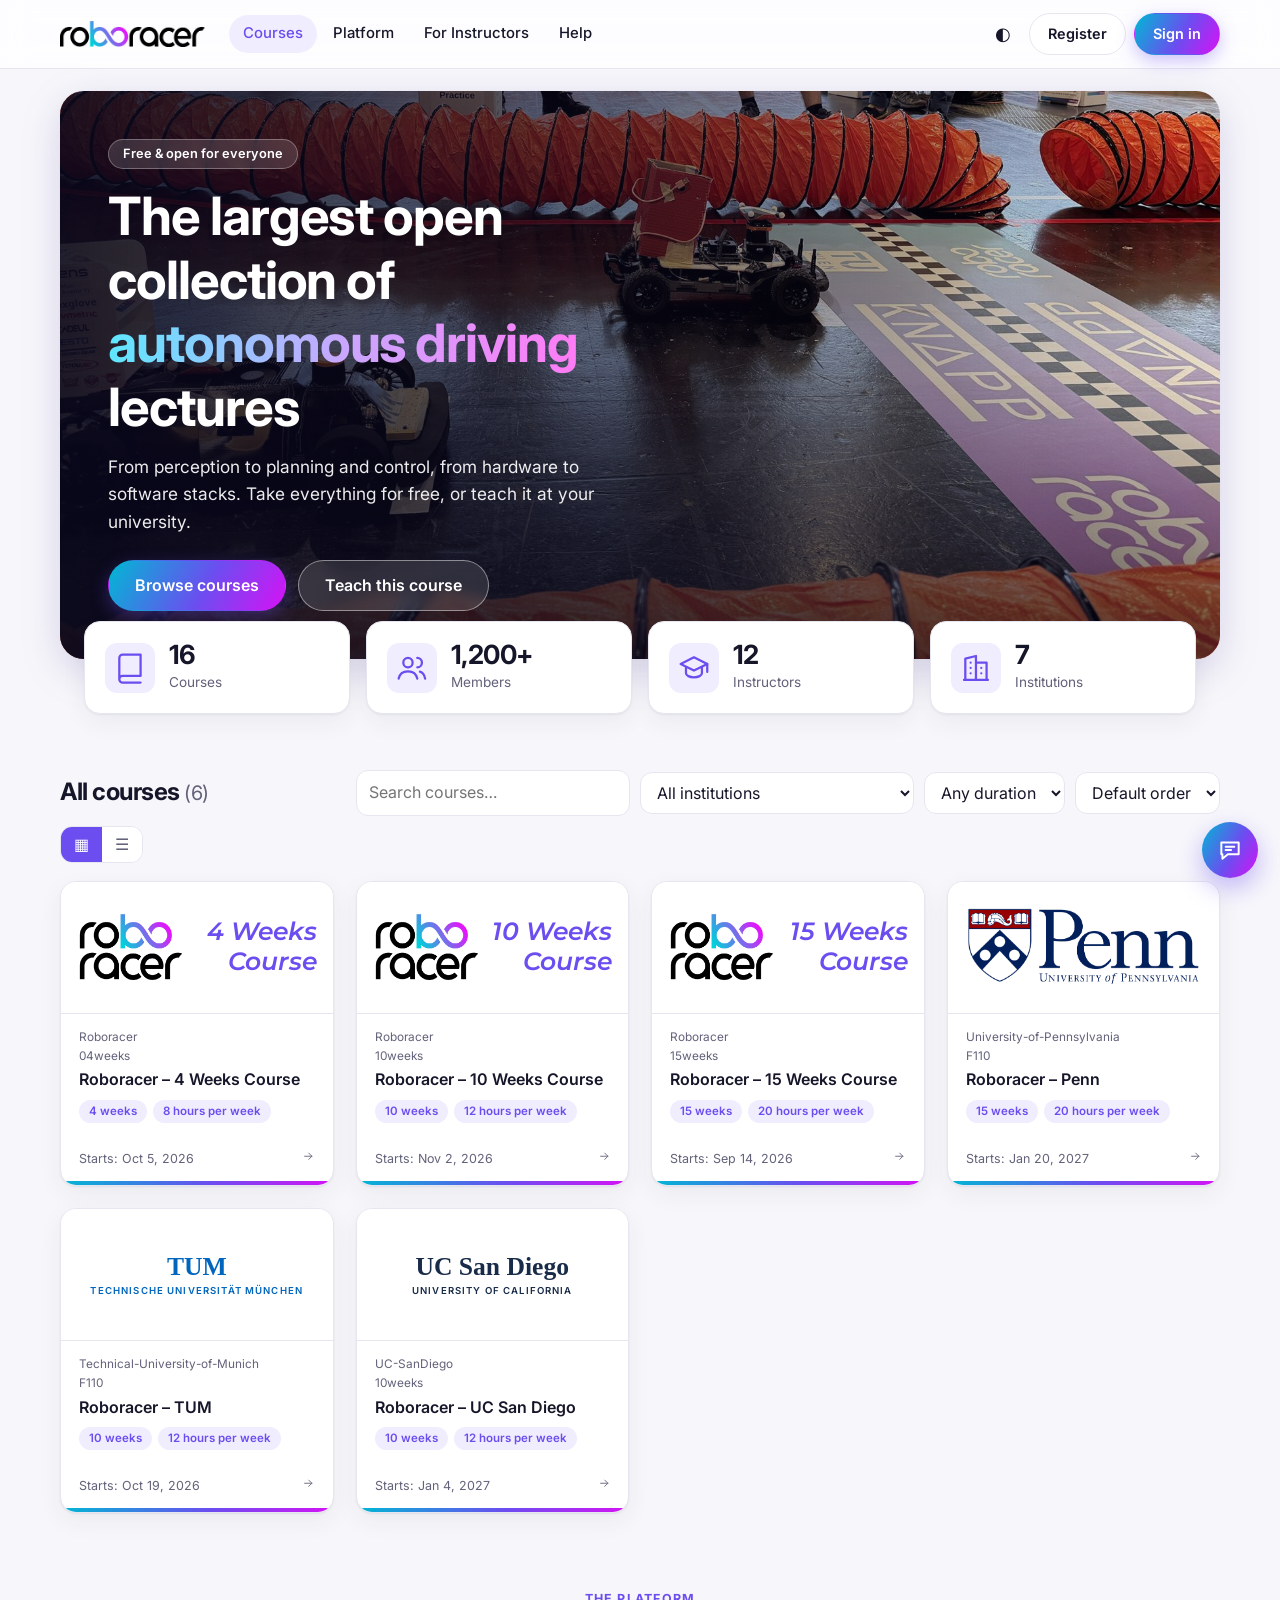
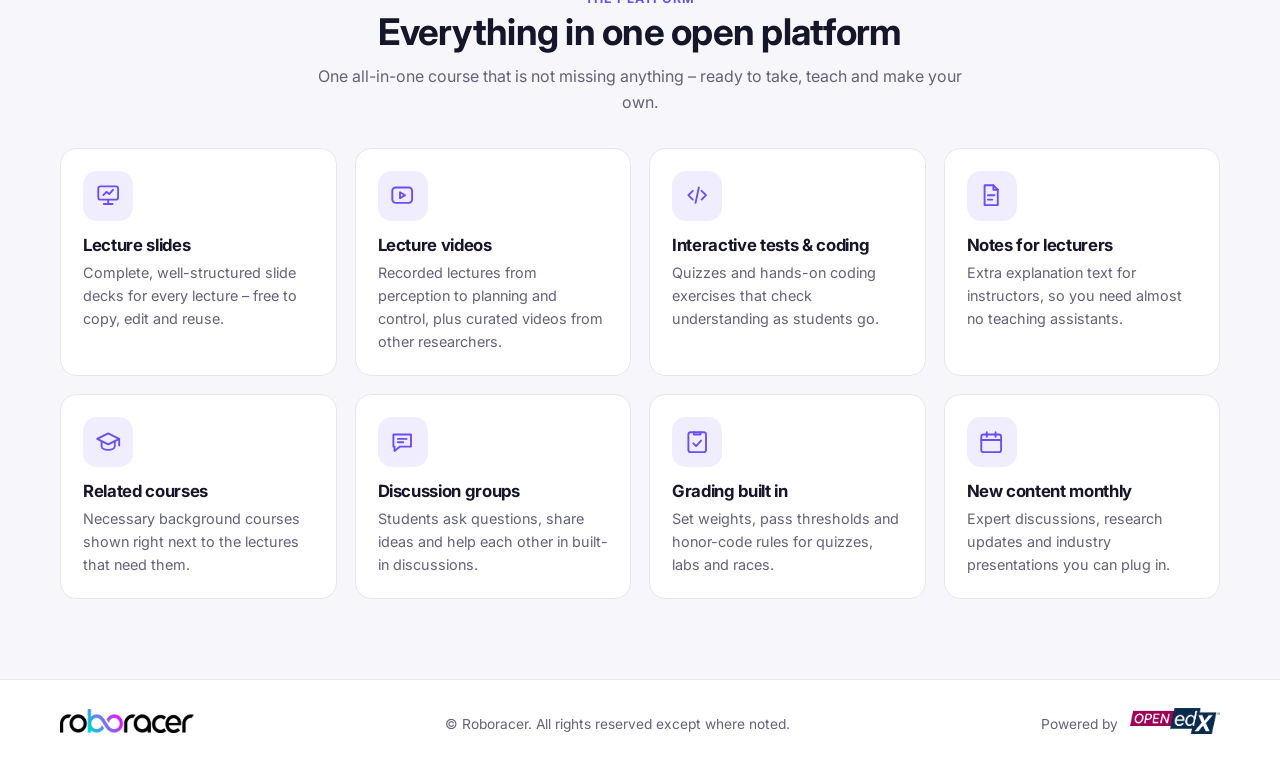
<file: index.html>
<!doctype html>
<html lang="en">
<head>
<meta charset="utf-8">
<meta name="viewport" content="width=device-width,initial-scale=1">
<title>Roboracer Courses</title>
<meta name="description" content="Free, open autonomous driving lectures – perception, planning, control and the Roboracer vehicle.">
<link rel="icon" href="assets/logos/RoboRacer_SquareLogo.png">
<link rel="preconnect" href="https://fonts.googleapis.com"><link rel="preconnect" href="https://fonts.gstatic.com" crossorigin>
<link href="https://fonts.googleapis.com/css2?family=Inter:wght@400;500;600;700;800&family=Montserrat:ital,wght@1,600&display=swap" rel="stylesheet">
<link rel="stylesheet" href="assets/css/style.css?v=6">
</head>
<body>
<main class="wrap">
  <section class="hero"><div class="hero-img">
    <div class="hero-text">
      <span class="eyebrow">Free &amp; open for everyone</span>
      <h1>The largest open collection of <span>autonomous driving</span> lectures</h1>
      <p>From perception to planning and control, from hardware to software stacks. Take everything for free, or teach it at your university.</p>
      <div class="row"><a class="btn primary lg" href="#courses">Browse courses</a><a class="btn ghost lg" href="instructors.html">Teach this course</a></div>
    </div></div></section>

  <section class="stats" aria-label="Platform statistics">
    <div class="stat"><div><b data-n="16">0</b><span>Courses</span></div></div>
    <div class="stat"><div><b data-n="1200">0</b><span>Members</span></div></div>
    <div class="stat"><div><b data-n="12">0</b><span>Instructors</span></div></div>
    <div class="stat"><div><b data-n="7">0</b><span>Institutions</span></div></div>
  </section>

  <section id="mycourses" hidden style="margin-top:56px">
    <h2 style="margin:0 0 16px;font-size:1.5rem">My courses</h2><div class="mc" id="mc"></div>
  </section>

  <section id="courses">
    <div class="toolbar">
      <h2>All courses <small id="count" style="color:var(--muted);font-weight:400"></small></h2>
      <input id="q" type="search" placeholder="Search courses…" aria-label="Search courses">
      <select id="inst" aria-label="Institution"><option value="">All institutions</option></select>
      <select id="dur" aria-label="Duration"><option value="">Any duration</option><option value="4">4 weeks</option><option value="10">10 weeks</option><option value="15">15 weeks</option></select>
      <select id="sort" aria-label="Sort"><option value="def">Default order</option><option value="az">Title A–Z</option><option value="new">Newest start</option></select>
      <div class="seg" role="group" aria-label="View"><button id="vgrid" class="on" title="Grid view" aria-label="Grid view">▦</button><button id="vlist" title="List view" aria-label="List view">☰</button></div>
    </div>
    <div class="grid" id="grid"></div>
  </section>

  <section class="sect" id="discover">
    <div class="sect-head"><span class="kicker">The platform</span><h2>Everything in one open platform</h2>
      <p>One all-in-one course that is not missing anything – ready to take, teach and make your own.</p></div>
    <div class="features" id="features"></div>
  </section>
</main>
<script src="assets/js/app.js?v=6"></script>
<script>
shell("courses");
initChat(null);
const STATS = ["book", "users", "cap", "building"];
$$(".stat").forEach((s, i) => s.insertAdjacentHTML("afterbegin", ic(STATS[i])));
const FEATS = [
  ["slides", "Lecture slides", "Complete, well-structured slide decks for every lecture – free to copy, edit and reuse."],
  ["video", "Lecture videos", "Recorded lectures from perception to planning and control, plus curated videos from other researchers."],
  ["code", "Interactive tests & coding", "Quizzes and hands-on coding exercises that check understanding as students go."],
  ["notes", "Notes for lecturers", "Extra explanation text for instructors, so you need almost no teaching assistants."],
  ["cap", "Related courses", "Necessary background courses shown right next to the lectures that need them."],
  ["chat", "Discussion groups", "Students ask questions, share ideas and help each other in built-in discussions."],
  ["grade", "Grading built in", "Set weights, pass thresholds and honor-code rules for quizzes, labs and races."],
  ["calendar", "New content monthly", "Expert discussions, research updates and industry presentations you can plug in."],
];
$("#features").innerHTML = FEATS.map(f => `<div class="feat"><div class="ico">${ic(f[0])}</div><h3>${f[1]}</h3><p>${f[2]}</p></div>`).join("");

const grid = $("#grid");
[...new Set(COURSES.map(c => c.org))].forEach(o => $("#inst").insertAdjacentHTML("beforeend", `<option value="${o}">${o.replace(/-/g, " ")}</option>`));
const dateVal = c => new Date(c.starts).getTime();
const card = c => `<a class="card" href="course.html?id=${c.id}">${thumb(c)}
  <div class="body">${c.org}<br>${c.code}<span class="t">${c.title}</span>
    <div class="badges"><span class="badge">${c.weeks} weeks</span><span class="badge">${c.effort}</span></div></div>
  <div class="foot"><span>Starts: ${c.starts}</span><span>${ic("arrow")}</span></div></a>`;
function render() {
  const q = $("#q").value.toLowerCase(), i = $("#inst").value, d = $("#dur").value, s = $("#sort").value;
  const l = COURSES.filter(c => (!q || (c.title + c.org + c.blurb).toLowerCase().includes(q)) && (!i || c.org === i) && (!d || c.weeks == d));
  if (s === "az") l.sort((a, b) => a.title.localeCompare(b.title));
  if (s === "new") l.sort((a, b) => dateVal(b) - dateVal(a));
  grid.innerHTML = l.map(card).join("") || `<div class="empty">No courses match your filters.</div>`;
  $("#count").textContent = `(${l.length})`;
}
["q", "inst", "dur", "sort"].forEach(id => $("#" + id).addEventListener("input", render));
const view = v => { grid.classList.toggle("list", v === "list"); $("#vlist").classList.toggle("on", v === "list"); $("#vgrid").classList.toggle("on", v !== "list"); save("view", v); };
$("#vgrid").onclick = () => view("grid"); $("#vlist").onclick = () => view("list");
view(load("view") || "grid"); render();

function myCourses() {
  const u = user(), ids = (load("enrolled") || "").split(",").filter(Boolean), l = COURSES.filter(c => ids.includes(c.id));
  $("#mycourses").hidden = !(u && l.length);
  $("#mc").innerHTML = l.map(c => { const n = (load("done-" + c.id) || "").split("|").filter(Boolean).length, t = lectureCount(c), p = Math.round(100 * n / t);
    return `<div class="row">${thumb(c)}<div><b>${c.title}</b><div class="progress" style="margin:8px 0 4px"><i style="width:${p}%"></i></div><small style="color:var(--muted)">${n} of ${t} units · ${p}%</small></div><a class="btn sm primary" href="course.html?id=${c.id}">Continue</a></div>`; }).join("");
}
myCourses(); document.addEventListener("authchange", myCourses);

const io = new IntersectionObserver(es => es.forEach(e => { if (!e.isIntersecting) return; io.unobserve(e.target);
  const n = +e.target.dataset.n; let k = 0; const step = () => { k = Math.min(n, k + Math.ceil(n / 40)); e.target.textContent = k.toLocaleString() + (n >= 1000 && k === n ? "+" : ""); if (k < n) requestAnimationFrame(step); }; step(); }));
$$("[data-n]").forEach(el => io.observe(el));
</script>
</body>
</html>
</file>
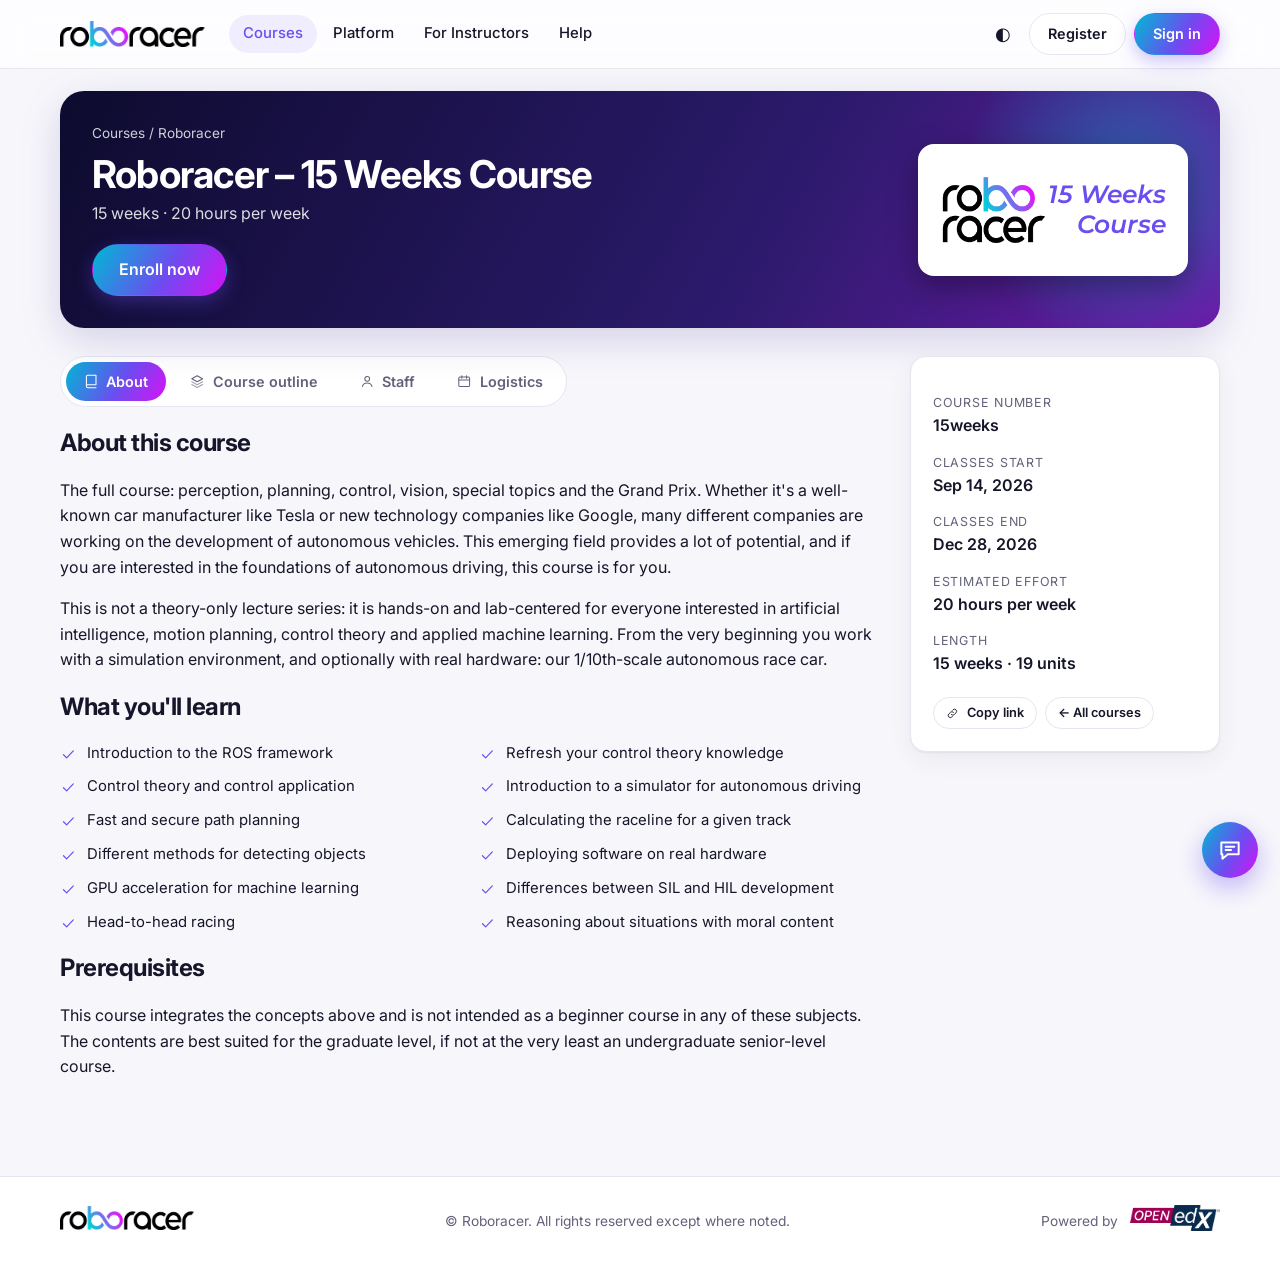
<file: course.html>
<!doctype html>
<html lang="en">
<head>
<meta charset="utf-8">
<meta name="viewport" content="width=device-width,initial-scale=1">
<title>Roboracer Course</title>
<link rel="icon" href="assets/logos/RoboRacer_SquareLogo.png">
<link rel="preconnect" href="https://fonts.googleapis.com"><link rel="preconnect" href="https://fonts.gstatic.com" crossorigin>
<link href="https://fonts.googleapis.com/css2?family=Inter:wght@400;500;600;700;800&family=Montserrat:ital,wght@1,600&display=swap" rel="stylesheet">
<link rel="stylesheet" href="assets/css/style.css?v=6">
</head>
<body>
<main class="wrap" id="main"></main>
<script src="assets/js/app.js?v=6"></script>
<script>
shell("courses");
const id = new URLSearchParams(location.search).get("id");
const c = COURSES.find(x => x.id === id) || COURSES[2];
document.title = c.title + " | Roboracer";
const enrolled = () => (load("enrolled") || "").split(",").includes(c.id);
const doneKey = "done-" + c.id;
const done = () => new Set((load(doneKey) || "").split("|").filter(Boolean));
const mods = outline(c), total = lectureCount(c);

function head() {
  const on = enrolled();
  return `<div class="coursehead"><div><div class="crumb"><a href="index.html#courses">Courses</a> / ${c.org.replace(/-/g, " ")}</div><h1>${c.title}</h1>
    <div style="opacity:.85">${c.weeks} weeks · ${c.effort}</div>
    <div style="margin-top:18px;display:flex;gap:10px;flex-wrap:wrap">
      <button class="btn ${on ? "ghost" : "primary"} lg" id="enroll">${on ? "✓ Enrolled" : "Enroll now"}</button>
      ${on ? `<button class="btn primary lg" id="view">View course</button>` : ""}</div></div>${thumb(c)}</div>`;
}
const about = () => `<h2 style="margin-top:0">About this course</h2>
  <p>${c.blurb} Whether it's a well-known car manufacturer like Tesla or new technology companies like Google, many different companies are working on the development of autonomous vehicles. This emerging field provides a lot of potential, and if you are interested in the foundations of autonomous driving, this course is for you.</p>
  <p>This is not a theory-only lecture series: it is hands-on and lab-centered for everyone interested in artificial intelligence, motion planning, control theory and applied machine learning. From the very beginning you work with a simulation environment, and optionally with real hardware: our 1/10th-scale autonomous race car.</p>
  <h2>What you'll learn</h2><ul class="learn">${learnFor(c).map(l => `<li>${ic("check")}<span>${l}</span></li>`).join("")}</ul>
  <h2>Prerequisites</h2><p>This course integrates the concepts above and is not intended as a beginner course in any of these subjects. The contents are best suited for the graduate level, if not at the very least an undergraduate senior-level course.</p>`;
function syllabus() {
  const d = done();
  return `<div style="display:flex;justify-content:space-between;align-items:center;gap:16px;margin-bottom:16px"><div style="flex:1"><small style="color:var(--muted)" id="ptxt"></small><div class="progress" style="margin-top:4px"><i id="pbar"></i></div></div><button class="btn sm" id="expand">Expand all</button></div>` +
    mods.map((m, i) => `<div class="acc ${i === 1 ? "open" : ""}"><button>${m[0]}</button><div class="in"><ul>${m[1].map(l =>
      `<li><label><input type="checkbox" data-k="${esc(l[0])}" ${d.has(l[0]) ? "checked" : ""}> ${l[0]}</label><small>${l[1] || ""}</small></li>`).join("")}</ul></div></div>`).join("");
}
const staff = () => `<h2 style="margin-top:0">${c.type === "university" && c.id !== "penn" ? "Course authors" : "Course staff"}</h2>
  <div class="staff"><img src="${STAFF.img}" alt="${STAFF.name}"><div><b style="font-size:1.1rem">${STAFF.name}</b><p>${STAFF.bio}</p></div></div>
  ${c.type === "university" && c.id !== "penn" ? `<p style="color:var(--muted);font-size:.9rem;margin-top:20px">Local instructors from ${c.org.replace(/-/g, " ")} are listed in the course announcements.</p>` : ""}`;
const faq = () => `<h2 style="margin-top:0">Course logistics</h2>` + faqFor(c).map(f => `<div class="acc"><button>${f[0]}</button><div class="in">${f[1]}</div></div>`).join("");

$("#main").innerHTML = head() + `<div class="layout" data-tabs><div>
  <div class="tabs" role="tablist"><button class="on" data-tab="t1">${ic("book")} About</button><button data-tab="t2">${ic("layers")} Course outline</button><button data-tab="t3">${ic("user")} Staff</button><button data-tab="t4">${ic("calendar")} Logistics</button></div>
  <div class="tabpane on" id="t1">${about()}</div><div class="tabpane" id="t2">${syllabus()}</div><div class="tabpane" id="t3">${staff()}</div><div class="tabpane" id="t4">${faq()}</div></div>
  <aside class="side panel"><dl><dt>Course number</dt><dd>${c.code}</dd><dt>Classes start</dt><dd>${c.starts}</dd><dt>Classes end</dt><dd>${c.ends}</dd><dt>Estimated effort</dt><dd>${c.effort}</dd><dt>Length</dt><dd>${c.weeks} weeks · ${total} units</dd></dl>
  <div style="margin-top:20px;display:flex;gap:8px;flex-wrap:wrap"><button class="btn sm" id="share">${ic("link")} Copy link</button><a class="btn sm" href="index.html#courses">← All courses</a></div></aside></div>`;

function progress() { const n = $$("#t2 input:checked").length; $("#ptxt").textContent = `${n} of ${total} units completed`; $("#pbar").style.width = (100 * n / total) + "%"; }
function bind() {
  $("#enroll").onclick = () => { if (!requireSignIn()) return; const e = (load("enrolled") || "").split(",").filter(Boolean); const i = e.indexOf(c.id);
    if (i < 0) e.push(c.id); else e.splice(i, 1); save("enrolled", e.join(",")); toast(i < 0 ? "Enrolled!" : "Unenrolled"); $(".coursehead").outerHTML = head(); bind(); };
  const v = $("#view"); if (v) v.onclick = () => $$(".tabs button")[1].click();
  $("#share").onclick = () => navigator.clipboard?.writeText(location.href).then(() => toast("Link copied"), () => toast("Copy failed"));
}
bind(); progress();
$("#expand").onclick = e => { const accs = $$("#t2 .acc"); const all = accs.every(a => a.classList.contains("open")); accs.forEach(a => a.classList.toggle("open", !all)); e.target.textContent = all ? "Expand all" : "Collapse all"; };
$("#t2").addEventListener("change", e => { if (!e.target.matches("input")) return; if (!requireSignIn()) { e.target.checked = false; return; }
  save(doneKey, $$("#t2 input:checked").map(i => i.dataset.k).join("|")); progress(); });
document.addEventListener("authchange", () => { $(".coursehead").outerHTML = head(); bind(); });
initChat(c);
</script>
</body>
</html>
</file>
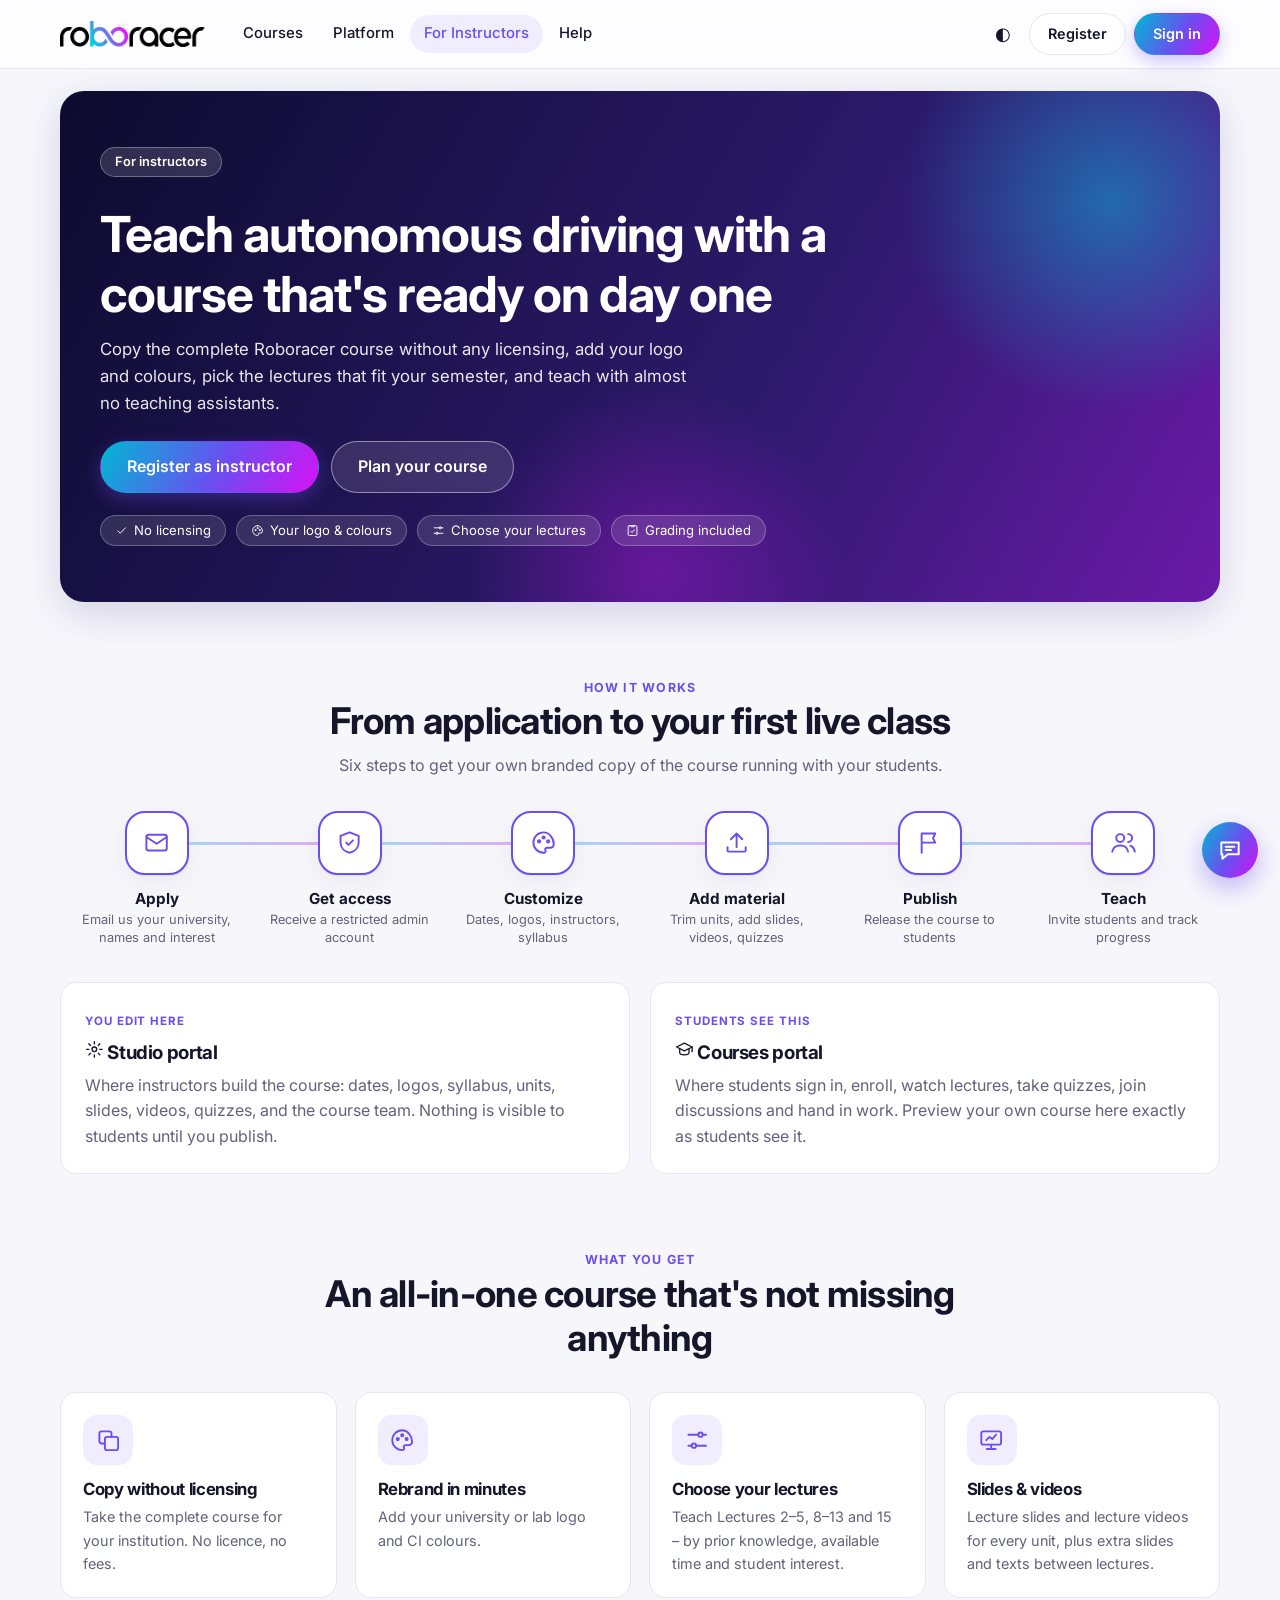
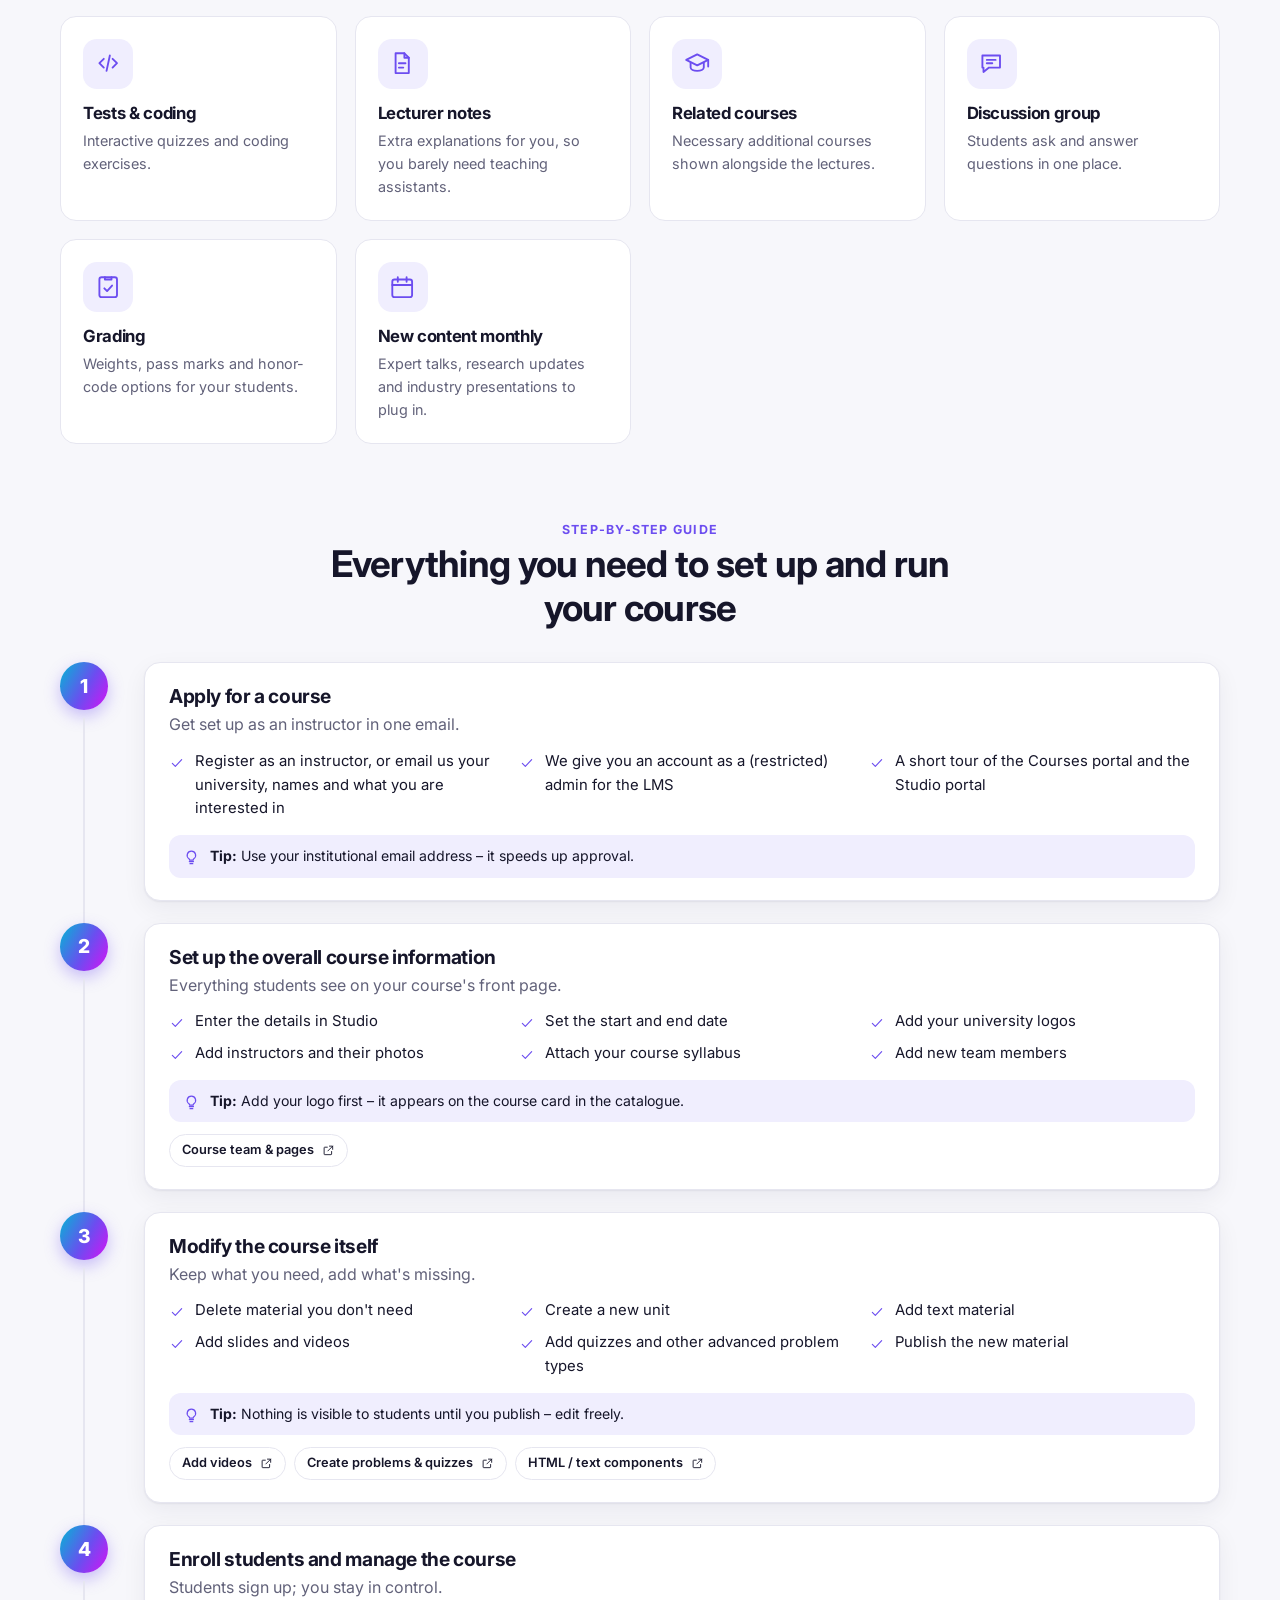
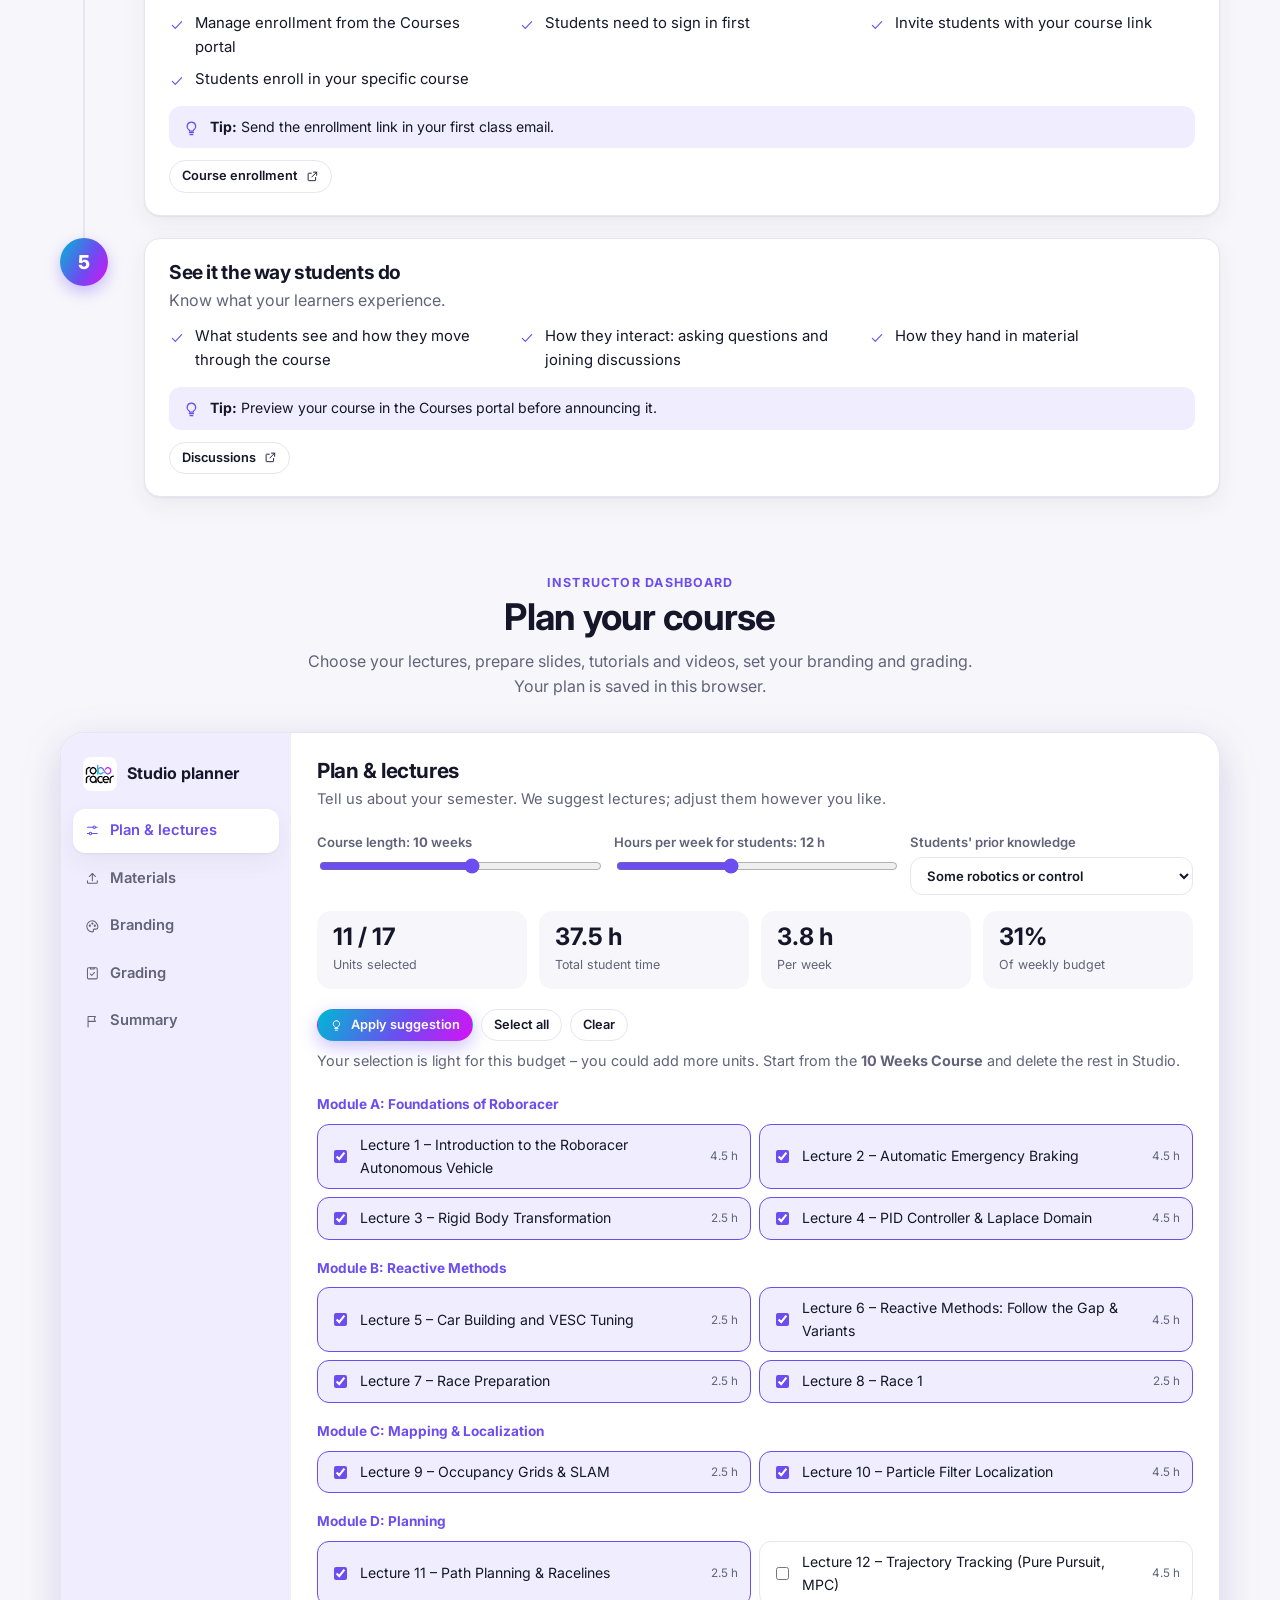
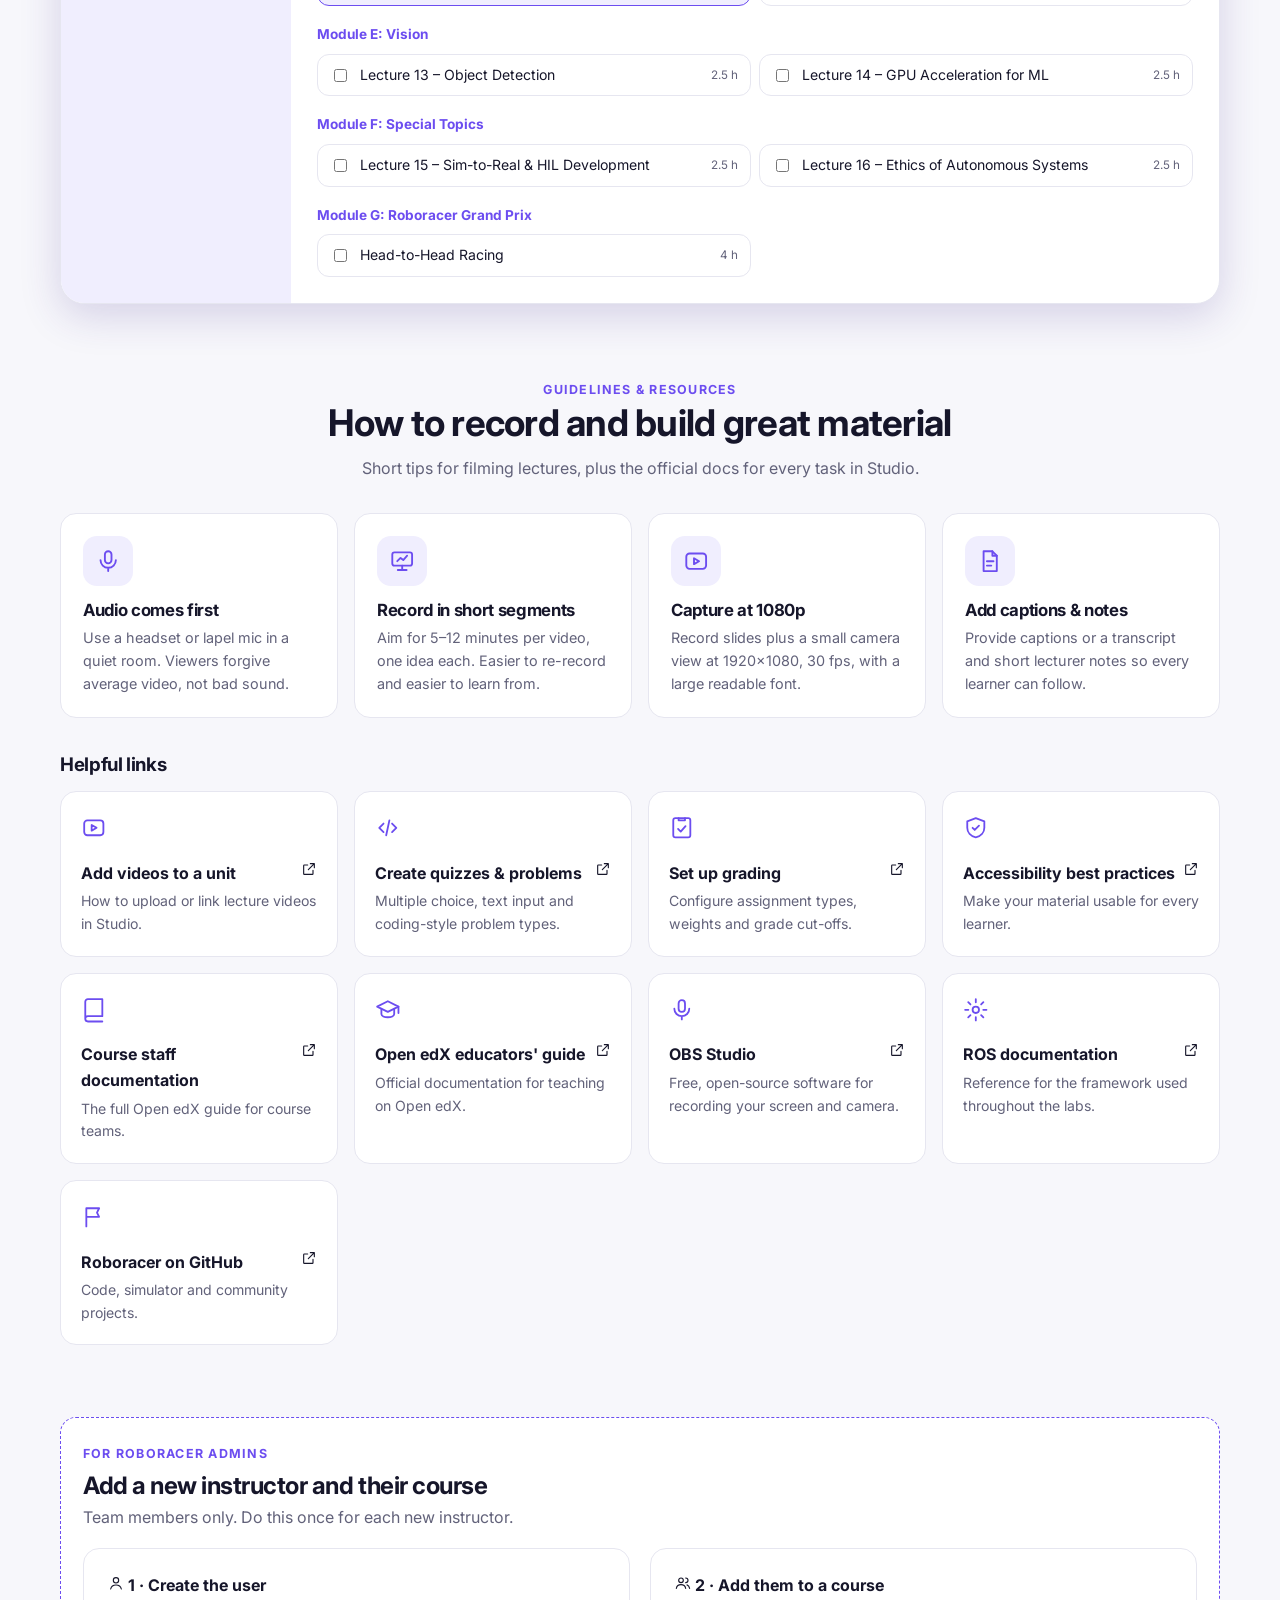
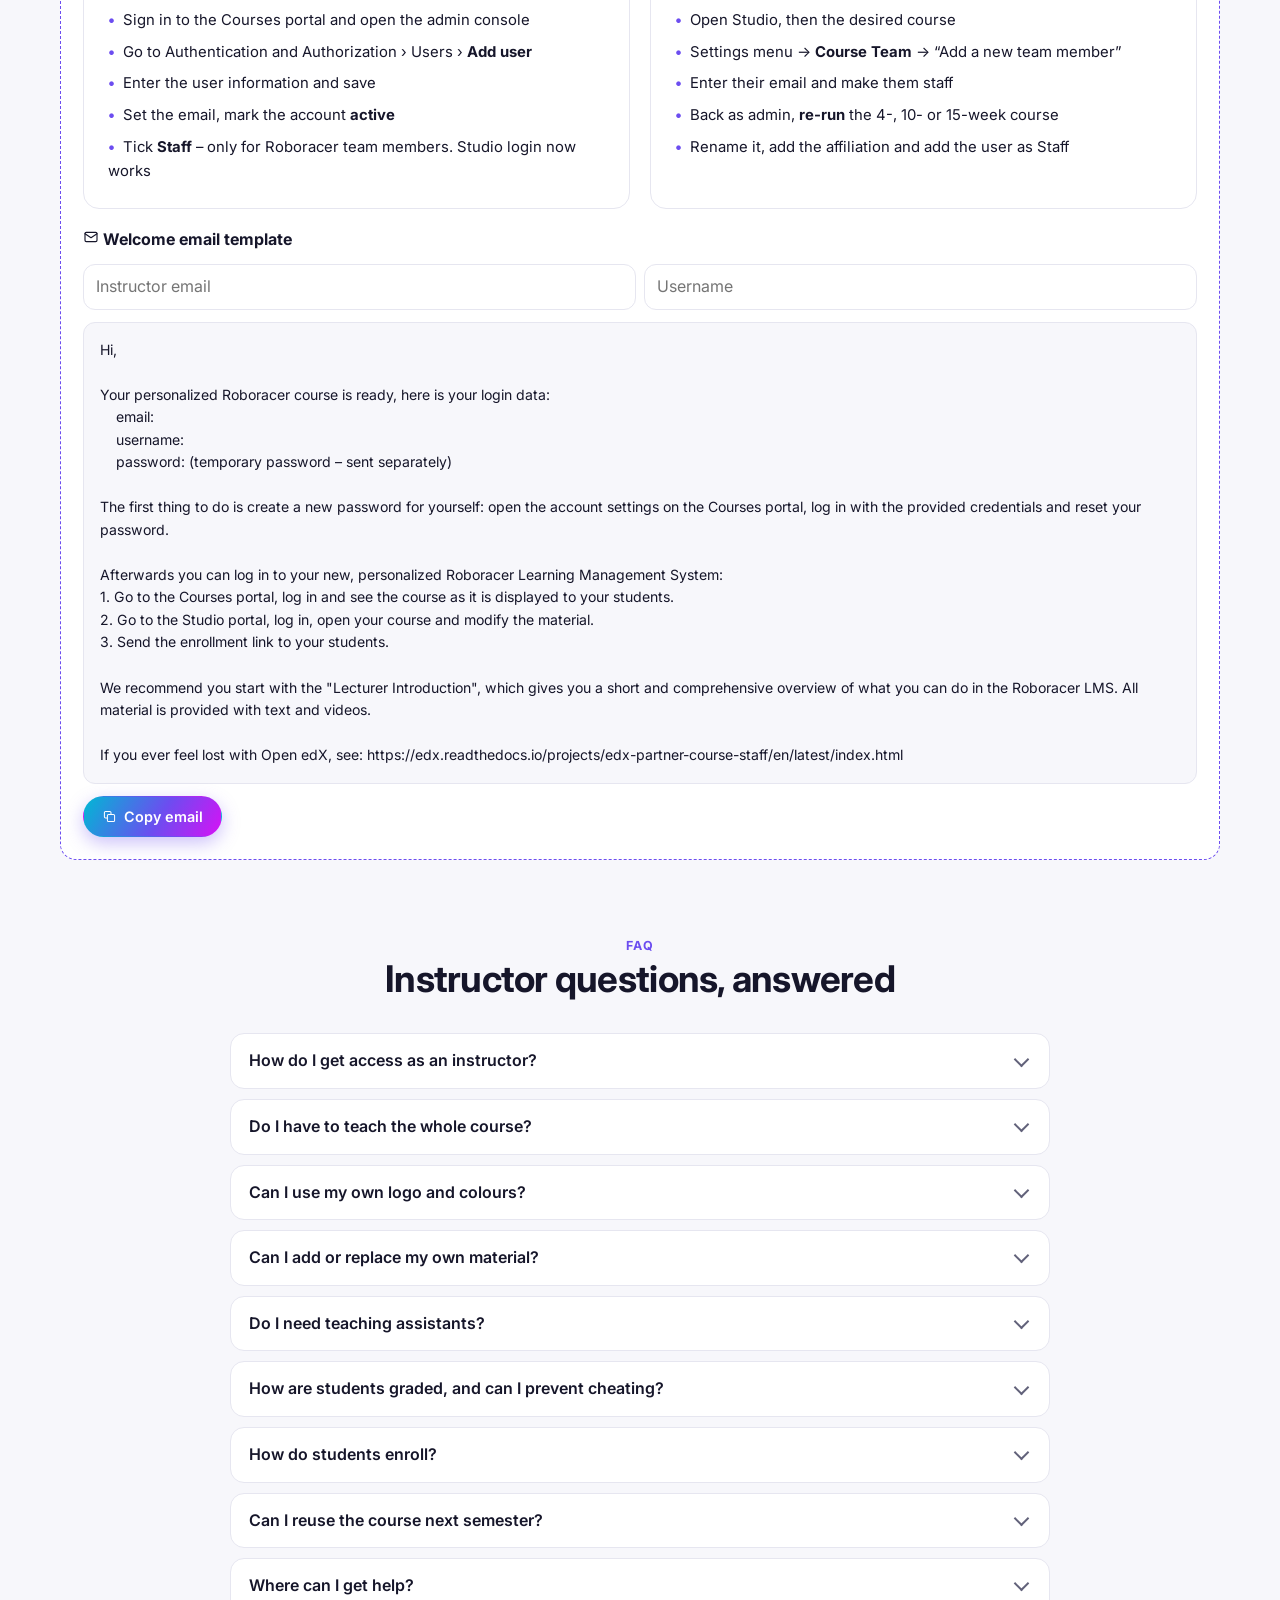
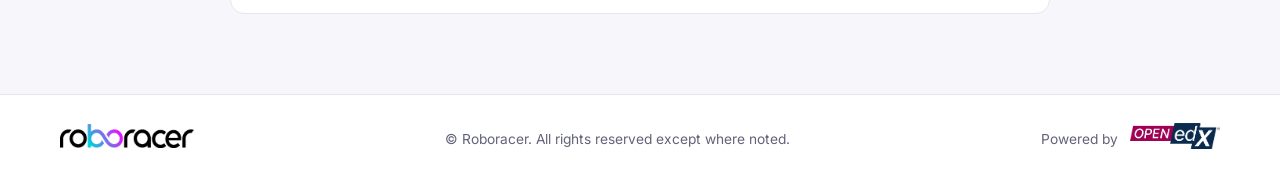
<file: instructors.html>
<!doctype html>
<html lang="en">
<head>
<meta charset="utf-8">
<meta name="viewport" content="width=device-width,initial-scale=1">
<title>For Instructors | Roboracer</title>
<meta name="description" content="Teach Roboracer at your university: copy the course, rebrand it, choose your lectures and plan it in the instructor dashboard.">
<link rel="icon" href="assets/logos/RoboRacer_SquareLogo.png">
<link rel="preconnect" href="https://fonts.googleapis.com"><link rel="preconnect" href="https://fonts.gstatic.com" crossorigin>
<link href="https://fonts.googleapis.com/css2?family=Inter:wght@400;500;600;700;800&family=Montserrat:ital,wght@1,600&display=swap" rel="stylesheet">
<link rel="stylesheet" href="assets/css/style.css?v=6">
</head>
<body>
<main class="wrap">

  <section class="ihero">
    <span class="eyebrow">For instructors</span>
    <h1>Teach autonomous driving with a course that's ready on day one</h1>
    <p>Copy the complete Roboracer course without any licensing, add your logo and colours, pick the lectures that fit your semester, and teach with almost no teaching assistants.</p>
    <div style="display:flex;gap:12px;flex-wrap:wrap"><a class="btn primary lg" href="#" data-auth="reg:instructor">Register as instructor</a><a class="btn ghost lg" href="#studio">Plan your course</a></div>
    <div class="pillrow"><span data-ic="check">No licensing</span><span data-ic="palette">Your logo &amp; colours</span><span data-ic="sliders">Choose your lectures</span><span data-ic="grade">Grading included</span></div>
  </section>

  <!-- HOW IT WORKS -->
  <section class="sect" id="how">
    <div class="sect-head"><span class="kicker">How it works</span><h2>From application to your first live class</h2><p>Six steps to get your own branded copy of the course running with your students.</p></div>
    <div class="flow" id="flow"></div>
    <div class="two" style="margin-top:36px">
      <div class="portal"><span class="tag">You edit here</span><h3 data-ic="gear"> Studio portal</h3><p style="color:var(--muted);margin:0">Where instructors build the course: dates, logos, syllabus, units, slides, videos, quizzes, and the course team. Nothing is visible to students until you publish.</p></div>
      <div class="portal"><span class="tag">Students see this</span><h3 data-ic="cap"> Courses portal</h3><p style="color:var(--muted);margin:0">Where students sign in, enroll, watch lectures, take quizzes, join discussions and hand in work. Preview your own course here exactly as students see it.</p></div>
    </div>
  </section>

  <!-- FEATURES -->
  <section class="sect" id="features-sect">
    <div class="sect-head"><span class="kicker">What you get</span><h2>An all-in-one course that's not missing anything</h2></div>
    <div class="features" id="ifeat"></div>
  </section>

  <!-- STEP BY STEP -->
  <section class="sect" id="guide">
    <div class="sect-head"><span class="kicker">Step-by-step guide</span><h2>Everything you need to set up and run your course</h2></div>
    <div id="steps"></div>
  </section>

  <!-- STUDIO DASHBOARD -->
  <section class="sect" id="studio">
    <div class="sect-head"><span class="kicker">Instructor dashboard</span><h2>Plan your course</h2><p>Choose your lectures, prepare slides, tutorials and videos, set your branding and grading. Your plan is saved in this browser.</p></div>
    <div class="dash">
      <div class="dnav" id="dnav">
        <div class="brand"><img src="assets/logos/RoboRacer_SquareLogo.png" alt="">Studio planner</div>
        <button class="on" data-p="plan" data-ic="sliders"> Plan &amp; lectures</button>
        <button data-p="mat" data-ic="upload"> Materials</button>
        <button data-p="brand" data-ic="palette"> Branding</button>
        <button data-p="grade" data-ic="grade"> Grading</button>
        <button data-p="sum" data-ic="flag"> Summary</button>
      </div>
      <div class="dmain" id="dmain">
        <div class="dpane on" id="p-plan">
          <h3>Plan &amp; lectures</h3><p class="sub">Tell us about your semester. We suggest lectures; adjust them however you like.</p>
          <div class="fields">
            <label>Course length: <b id="wv"></b> weeks<input type="range" id="weeks" min="4" max="15"></label>
            <label>Hours per week for students: <b id="hv"></b> h<input type="range" id="hours" min="4" max="24"></label>
            <label>Students' prior knowledge<select id="prior"><option value="0">Beginner – no ROS or control background</option><option value="1">Some robotics or control</option><option value="2">Advanced – graduate level</option></select></label>
          </div>
          <div class="kpis" id="kpis"></div>
          <div style="display:flex;gap:8px;flex-wrap:wrap;margin-bottom:8px"><button class="btn sm primary" id="suggest" data-ic="bulb"> Apply suggestion</button><button class="btn sm" id="all">Select all</button><button class="btn sm" id="none">Clear</button></div>
          <p id="advice" style="color:var(--muted);font-size:.9rem;margin:8px 0 12px"></p>
          <div class="lect" id="lect"></div>
        </div>

        <div class="dpane" id="p-mat">
          <h3>Materials</h3><p class="sub">Add slides, tutorials and video lectures and assign them to your lectures. Files stay in your browser as a checklist; publish them to your course from Studio.</p>
          <div class="kpis" id="mkpis"></div>
          <div class="drops" id="drops"></div>
        </div>

        <div class="dpane" id="p-brand">
          <h3>Branding</h3><p class="sub">Add your university or lab logo and your CI colours – rebrand the course as your own.</p>
          <div style="display:grid;grid-template-columns:repeat(auto-fit,minmax(260px,1fr));gap:24px;align-items:start">
            <div class="fields" style="grid-template-columns:1fr">
              <label>Course title<input id="cname" placeholder="Roboracer – Your University"></label>
              <label>University / lab<input id="cinst" placeholder="e.g. Technical University of Munich"></label>
              <label>Start date<input type="date" id="cstart"></label>
              <label>End date<input type="date" id="cend"></label>
              <div><span class="lbl">Brand colour</span><input type="color" id="cbrand"></div>
              <label>Logo<input type="file" id="clogo" accept="image/*"></label>
            </div>
            <div><span class="lbl" style="margin-bottom:8px">Live preview</span><div class="preview" id="prev"></div></div>
          </div>
        </div>

        <div class="dpane" id="p-grade">
          <h3>Grading</h3><p class="sub">Decide how students are assessed. Weights should add up to 100%.</p>
          <div id="wts"></div><div class="total" id="wtot" style="margin:6px 0 18px"></div>
          <div class="fields">
            <label>Passing grade (%)<input type="number" id="pass" min="0" max="100"></label>
            <label>Attempts per quiz<select id="att"><option>1</option><option>2</option><option>3</option><option value="99">Unlimited</option></select></label>
          </div>
          <label class="switch"><input type="checkbox" id="honor"> Require an honor code agreement before quizzes</label>
          <label class="switch"><input type="checkbox" id="pool"> Randomize quiz questions from a pool to discourage copying</label>
          <label class="switch"><input type="checkbox" id="exam"> Add a separate final exam to verify understanding</label>
        </div>

        <div class="dpane" id="p-sum">
          <h3>Summary</h3><p class="sub">Your course plan at a glance. Copy or download it to share with the Roboracer team.</p>
          <pre class="mail" id="summary"></pre>
          <div style="display:flex;gap:8px;flex-wrap:wrap;margin-top:14px"><button class="btn primary" id="copyplan" data-ic="copy"> Copy plan</button><button class="btn" id="dlplan" data-ic="upload"> Download JSON</button><button class="btn" id="reset" data-ic="trash"> Reset</button></div>
        </div>
      </div>
    </div>
  </section>

  <!-- RESOURCES -->
  <section class="sect" id="resources">
    <div class="sect-head"><span class="kicker">Guidelines &amp; resources</span><h2>How to record and build great material</h2><p>Short tips for filming lectures, plus the official docs for every task in Studio.</p></div>
    <div class="recgrid" id="rec"></div>
    <h3 style="margin:36px 0 14px">Helpful links</h3>
    <div class="res" id="res"></div>
  </section>

  <!-- ADMIN -->
  <section class="sect" id="admin">
    <div class="adminbox">
      <span class="kicker">For Roboracer admins</span><h2 style="margin:6px 0 4px">Add a new instructor and their course</h2>
      <p style="color:var(--muted);margin-top:0">Team members only. Do this once for each new instructor.</p>
      <div class="two" style="margin:18px 0">
        <div class="portal"><b data-ic="user"> 1 · Create the user</b><ul class="chk" style="margin-top:10px;grid-template-columns:1fr">
          <li>Sign in to the Courses portal and open the admin console</li><li>Go to Authentication and Authorization › Users › <b>Add user</b></li><li>Enter the user information and save</li><li>Set the email, mark the account <b>active</b></li><li>Tick <b>Staff</b> – only for Roboracer team members. Studio login now works</li></ul></div>
        <div class="portal"><b data-ic="users"> 2 · Add them to a course</b><ul class="chk" style="margin-top:10px;grid-template-columns:1fr">
          <li>Open Studio, then the desired course</li><li>Settings menu → <b>Course Team</b> → “Add a new team member”</li><li>Enter their email and make them staff</li><li>Back as admin, <b>re-run</b> the 4-, 10- or 15-week course</li><li>Rename it, add the affiliation and add the user as Staff</li></ul></div>
      </div>
      <b data-ic="mail"> Welcome email template</b>
      <div style="display:grid;gap:8px;grid-template-columns:repeat(auto-fit,minmax(200px,1fr));margin:12px 0"><input id="em" placeholder="Instructor email"><input id="un" placeholder="Username"></div>
      <pre class="mail" id="mail"></pre>
      <button class="btn primary" id="copy" style="margin-top:12px" data-ic="copy"> Copy email</button>
    </div>
  </section>

  <!-- FAQ -->
  <section class="sect" id="faq">
    <div class="sect-head"><span class="kicker">FAQ</span><h2>Instructor questions, answered</h2></div>
    <div style="max-width:820px;margin:0 auto" id="faqs"></div>
  </section>
</main>

<script src="assets/js/app.js?v=6"></script>
<script>
shell("instructors");
initChat(null);
const ico = root => $$("[data-ic]", root).forEach(e => { if (!e.dataset.done) { e.dataset.done = 1; e.insertAdjacentHTML("afterbegin", ic(e.dataset.ic)); } });

/* ---- static content ---- */
$("#flow").innerHTML = [["mail", "Apply", "Email us your university, names and interest"], ["shield", "Get access", "Receive a restricted admin account"], ["palette", "Customize", "Dates, logos, instructors, syllabus"], ["upload", "Add material", "Trim units, add slides, videos, quizzes"], ["flag", "Publish", "Release the course to students"], ["users", "Teach", "Invite students and track progress"]]
  .map(s => `<div class="fs"><div class="fi">${ic(s[0])}</div><b>${s[1]}</b><small>${s[2]}</small></div>`).join("");

$("#ifeat").innerHTML = [["copy", "Copy without licensing", "Take the complete course for your institution. No licence, no fees."], ["palette", "Rebrand in minutes", "Add your university or lab logo and CI colours."], ["sliders", "Choose your lectures", "Teach Lectures 2–5, 8–13 and 15 – by prior knowledge, available time and student interest."],
  ["slides", "Slides & videos", "Lecture slides and lecture videos for every unit, plus extra slides and texts between lectures."], ["code", "Tests & coding", "Interactive quizzes and coding exercises."], ["notes", "Lecturer notes", "Extra explanations for you, so you barely need teaching assistants."],
  ["cap", "Related courses", "Necessary additional courses shown alongside the lectures."], ["chat", "Discussion group", "Students ask and answer questions in one place."], ["grade", "Grading", "Weights, pass marks and honor-code options for your students."], ["calendar", "New content monthly", "Expert talks, research updates and industry presentations to plug in."]]
  .map(f => `<div class="feat"><div class="ico">${ic(f[0])}</div><h3>${f[1]}</h3><p>${f[2]}</p></div>`).join("");

const DOC = "https://edx.readthedocs.io/projects/edx-partner-course-staff/en/latest/";
const S = [
  ["Apply for a course", "Get set up as an instructor in one email.", ["Register as an instructor, or email us your university, names and what you are interested in", "We give you an account as a (restricted) admin for the LMS", "A short tour of the Courses portal and the Studio portal"], "Use your institutional email address – it speeds up approval.", null],
  ["Set up the overall course information", "Everything students see on your course's front page.", ["Enter the details in Studio", "Set the start and end date", "Add your university logos", "Add instructors and their photos", "Attach your course syllabus", "Add new team members"], "Add your logo first – it appears on the course card in the catalogue.", [["Course team & pages", DOC + "course_assets/pages.html"]]],
  ["Modify the course itself", "Keep what you need, add what's missing.", ["Delete material you don't need", "Create a new unit", "Add text material", "Add slides and videos", "Add quizzes and other advanced problem types", "Publish the new material"], "Nothing is visible to students until you publish – edit freely.", [["Add videos", DOC + "course_components/create_video.html"], ["Create problems & quizzes", DOC + "course_components/create_problem.html"], ["HTML / text components", DOC + "course_components/create_html_component.html"]]],
  ["Enroll students and manage the course", "Students sign up; you stay in control.", ["Manage enrollment from the Courses portal", "Students need to sign in first", "Invite students with your course link", "Students enroll in your specific course"], "Send the enrollment link in your first class email.", [["Course enrollment", DOC + "manage_live_course/course_enrollment.html"]]],
  ["See it the way students do", "Know what your learners experience.", ["What students see and how they move through the course", "How they interact: asking questions and joining discussions", "How they hand in material"], "Preview your course in the Courses portal before announcing it.", [["Discussions", DOC + "course_components/create_discussion.html"]]],
];
$("#steps").innerHTML = S.map((s, i) => `<div class="stepblock"><div class="stepcol"><div class="stepnum">${i + 1}</div></div><div class="stepbody"><h3>${s[0]}</h3><p>${s[1]}</p>
  <ul class="chk">${s[2].map(x => `<li>${ic("check")}<span>${x}</span></li>`).join("")}</ul>
  <div class="tip">${ic("bulb")}<span><b>Tip:</b> ${s[3]}</span></div>
  ${s[4] ? `<div style="margin-top:12px;display:flex;gap:8px;flex-wrap:wrap">${s[4].map(l => `<a class="btn sm" href="${l[1]}" target="_blank" rel="noopener">${l[0]} ${ic("open")}</a>`).join("")}</div>` : ""}</div></div>`).join("");

$("#rec").innerHTML = [["mic", "Audio comes first", "Use a headset or lapel mic in a quiet room. Viewers forgive average video, not bad sound."], ["slides", "Record in short segments", "Aim for 5–12 minutes per video, one idea each. Easier to re-record and easier to learn from."], ["video", "Capture at 1080p", "Record slides plus a small camera view at 1920×1080, 30 fps, with a large readable font."], ["notes", "Add captions & notes", "Provide captions or a transcript and short lecturer notes so every learner can follow."]]
  .map(r => `<div class="feat"><div class="ico">${ic(r[0])}</div><h3>${r[1]}</h3><p>${r[2]}</p></div>`).join("");
$("#res").innerHTML = [
  ["video", "Add videos to a unit", "How to upload or link lecture videos in Studio.", DOC + "course_components/create_video.html"],
  ["code", "Create quizzes & problems", "Multiple choice, text input and coding-style problem types.", DOC + "course_components/create_problem.html"],
  ["grade", "Set up grading", "Configure assignment types, weights and grade cut-offs.", DOC + "grading/configure_assignment_type.html"],
  ["shield", "Accessibility best practices", "Make your material usable for every learner.", DOC + "accessibility/best_practices_course_content_dev.html"],
  ["book", "Course staff documentation", "The full Open edX guide for course teams.", DOC + "index.html"],
  ["cap", "Open edX educators' guide", "Official documentation for teaching on Open edX.", "https://docs.openedx.org/en/latest/educators/index.html"],
  ["mic", "OBS Studio", "Free, open-source software for recording your screen and camera.", "https://obsproject.com/"],
  ["gear", "ROS documentation", "Reference for the framework used throughout the labs.", "https://docs.ros.org/"],
  ["flag", "Roboracer on GitHub", "Code, simulator and community projects.", "https://github.com/f1tenth"],
].map(r => `<a href="${r[3]}" target="_blank" rel="noopener"><div class="ico">${ic(r[0])}</div><b>${r[1]} ${ic("open")}</b><p>${r[2]}</p></a>`).join("");

$("#faqs").innerHTML = [
  ["How do I get access as an instructor?", "Register as an instructor, or email the team with your university, your names and what you'd like to teach. You then receive a restricted admin account for Studio."],
  ["Do I have to teach the whole course?", "No. Choose the lectures you want, e.g. Lectures 2–5, 8–13 and 15, based on your students' prior knowledge, the time you have and their interests. The planner above suggests a selection for your semester."],
  ["Can I use my own logo and colours?", "Yes. Add your university or lab logo and CI colours to rebrand the course. The Branding tab of the planner shows a live preview."],
  ["Can I add or replace my own material?", "Yes. In Studio you can delete units you don't need and create new ones with text, slides, videos and quizzes, then publish when ready."],
  ["Do I need teaching assistants?", "Nearly none. Lecturer notes, interactive tests, discussion groups and built-in grading are included, so a single instructor can run the course."],
  ["How are students graded, and can I prevent cheating?", "You set the weights for quizzes, coding assignments, labs and competitions, plus a passing grade. Options such as an honor code, randomized question pools, limited attempts and a separate final exam help you check real understanding."],
  ["How do students enroll?", "Students sign in (or register) on the Courses portal and enroll in your specific course. Send them your course link or invite them directly."],
  ["Can I reuse the course next semester?", "Yes. Re-run the course in Studio, rename it, update dates and team, and you're ready for a new cohort."],
  ["Where can I get help?", "Start with the “Lecturer Introduction” unit. For everything else see the resources above, including the Open edX course staff documentation."],
].map(f => `<div class="acc"><button>${f[0]}</button><div class="in">${f[1]}</div></div>`).join("");

/* ---- welcome email ---- */
const mail = () => `Hi,

Your personalized Roboracer course is ready, here is your login data:
    email: ${$("#em").value}
    username: ${$("#un").value}
    password: (temporary password – sent separately)

The first thing to do is create a new password for yourself: open the account settings on the Courses portal, log in with the provided credentials and reset your password.

Afterwards you can log in to your new, personalized Roboracer Learning Management System:
1. Go to the Courses portal, log in and see the course as it is displayed to your students.
2. Go to the Studio portal, log in, open your course and modify the material.
3. Send the enrollment link to your students.

We recommend you start with the "Lecturer Introduction", which gives you a short and comprehensive overview of what you can do in the Roboracer LMS. All material is provided with text and videos.

If you ever feel lost with Open edX, see: ${DOC}index.html`;
const upd = () => $("#mail").textContent = mail();
["em", "un"].forEach(i => $("#" + i).oninput = upd); upd();
$("#copy").onclick = () => navigator.clipboard?.writeText(mail()).then(() => toast("Email copied"), () => toast("Copy failed"));

/* ---- planner ---- */
const UNITS = MODULES.slice(1).flatMap(m => m[1].map(l => ({ mod: m[0], t: l[0], lab: /Lab/.test(l[1] || ""), comp: /Competition/.test(l[1] || "") })));
const hrs = u => u.t.startsWith("Lecture") ? 2.5 + (u.lab ? 2 : 0) : 4;
const DEF = { weeks: 10, hours: 12, prior: 1, sel: [], name: "", inst: "", start: "", end: "", brand: "#6c4df0", logo: "",
  wts: { Quizzes: 25, "Coding assignments": 25, "Lab work": 20, "Race / competition": 20, Participation: 10 }, pass: 60, att: "2", honor: true, pool: true, exam: false, files: { slides: [], tut: [], vid: [] } };
let P = (() => { try { return Object.assign({}, DEF, JSON.parse(load("plan") || "{}")); } catch (e) { return { ...DEF }; } })();
if (!P.sel.length) P.sel = suggest();
const persist = () => { try { save("plan", JSON.stringify(P)); } catch (e) { const l = P.logo; P.logo = ""; save("plan", JSON.stringify(P)); P.logo = l; } };

function suggest() {
  const n = Math.min(UNITS.length, Math.round(P.weeks * 1.1)), skip = P.prior === 2 ? 4 : 0;
  return UNITS.slice(skip, skip + n).map(u => u.t);
}
const selUnits = () => UNITS.filter(u => P.sel.includes(u.t));
function renderPlan() {
  $("#weeks").value = P.weeks; $("#hours").value = P.hours; $("#prior").value = P.prior; $("#wv").textContent = P.weeks; $("#hv").textContent = P.hours;
  const s = selUnits(), tot = s.reduce((a, u) => a + hrs(u), 0), cap = P.weeks * P.hours, per = P.weeks ? tot / P.weeks : 0;
  $("#kpis").innerHTML = [[s.length + " / " + UNITS.length, "Units selected"], [tot.toFixed(1) + " h", "Total student time"], [per.toFixed(1) + " h", "Per week"], [Math.round(100 * tot / cap) + "%", "Of weekly budget"]].map(k => `<div class="kpi"><b>${k[0]}</b><span>${k[1]}</span></div>`).join("");
  const base = P.weeks <= 5 ? "4 Weeks" : P.weeks <= 11 ? "10 Weeks" : "15 Weeks";
  $("#advice").innerHTML = (tot > cap ? "⚠ Your selection exceeds the weekly time budget – remove a few units or lengthen the course. " : tot < cap * .6 ? "Your selection is light for this budget – you could add more units. " : "Nice fit for your schedule. ") +
    `Start from the <b>${base} Course</b> and delete the rest in Studio.` + (P.prior === 0 ? " Keep Module A – beginners need the ROS and control foundations." : "");
  let h = "", cur = "";
  UNITS.forEach(u => { if (u.mod !== cur) { cur = u.mod; h += `<div class="mod">${u.mod}</div>`; } h += `<label><input type="checkbox" data-u="${esc(u.t)}" ${P.sel.includes(u.t) ? "checked" : ""}> ${esc(u.t)}<small>${hrs(u)} h</small></label>`; });
  $("#lect").innerHTML = h;
}
$("#weeks").oninput = e => { P.weeks = +e.target.value; renderPlan(); persist(); };
$("#hours").oninput = e => { P.hours = +e.target.value; renderPlan(); persist(); };
$("#prior").onchange = e => { P.prior = +e.target.value; renderPlan(); persist(); };
$("#suggest").onclick = () => { P.sel = suggest(); renderAll(); persist(); toast("Suggestion applied"); };
$("#all").onclick = () => { P.sel = UNITS.map(u => u.t); renderAll(); persist(); };
$("#none").onclick = () => { P.sel = []; renderAll(); persist(); };
$("#lect").onchange = e => { const t = e.target.dataset.u; if (t == null) return; P.sel = e.target.checked ? [...P.sel, t] : P.sel.filter(x => x !== t); renderAll(); persist(); };

/* materials */
const KINDS = { slides: ["slides", "Lecture slides", ".pdf,.ppt,.pptx,.key"], tut: ["notes", "Tutorials & notes", ".pdf,.md,.docx,.ipynb,.txt"], vid: ["video", "Video lectures", "video/*,.mp4,.mov,.webm"] };
const size = n => n > 1e6 ? (n / 1e6).toFixed(1) + " MB" : n ? Math.max(1, Math.round(n / 1e3)) + " KB" : "link";
function renderMat() {
  const s = selUnits(), ready = s.filter(u => ["slides", "vid"].every(k => P.files[k].some(f => f.u === u.t))).length;
  $("#mkpis").innerHTML = [[P.files.slides.length, "Slide files"], [P.files.tut.length, "Tutorials"], [P.files.vid.length, "Videos"], [ready + " / " + s.length, "Lectures with slides + video"]].map(k => `<div class="kpi"><b>${k[0]}</b><span>${k[1]}</span></div>`).join("");
  const opts = f => `<option value="">Unassigned</option>` + s.map(u => `<option value="${esc(u.t)}" ${f.u === u.t ? "selected" : ""}>${esc(u.t.split(" – ")[0])}</option>`).join("");
  $("#drops").innerHTML = Object.entries(KINDS).map(([k, v]) => `<div class="drop" data-k="${k}"><div class="ico">${ic(v[0])}</div><h4>${v[1]}</h4><p>Drag files here or browse</p>
    <button class="btn sm" data-browse="${k}">${ic("upload")} Choose files</button><input type="file" hidden multiple accept="${v[2]}" data-file="${k}">
    ${k === "vid" ? `<div class="linkadd"><input placeholder="…or paste a video link" data-link><button class="btn sm" data-addlink>Add</button></div>` : ""}
    <ul class="files">${P.files[k].map((f, i) => `<li>${ic(v[0])}<span title="${esc(f.n)}">${esc(f.n)}</span><small>${size(f.s)}</small><select data-assign="${k}:${i}">${opts(f)}</select><button data-rm="${k}:${i}" aria-label="Remove">✕</button></li>`).join("")}</ul></div>`).join("");
}
function addFiles(k, list) { [...list].forEach(f => P.files[k].push({ n: f.name, s: f.size, u: "" })); persist(); renderMat(); renderSum(); toast(`${list.length} file(s) added`); }
const dm = $("#drops"); // delegated listeners survive re-render
$("#dmain").addEventListener("click", e => {
  const b = e.target.closest("[data-browse]"); if (b) $(`[data-file="${b.dataset.browse}"]`).click();
  const r = e.target.closest("[data-rm]"); if (r) { const [k, i] = r.dataset.rm.split(":"); P.files[k].splice(+i, 1); persist(); renderMat(); renderSum(); }
  if (e.target.closest("[data-addlink]")) { const inp = $("[data-link]"), v = inp.value.trim(); if (/^https?:\/\//.test(v)) { P.files.vid.push({ n: v, s: 0, u: "" }); persist(); renderMat(); renderSum(); } else toast("Enter a full link starting with http(s)://"); }
});
$("#dmain").addEventListener("change", e => {
  if (e.target.dataset.file) { addFiles(e.target.dataset.file, e.target.files); }
  if (e.target.dataset.assign) { const [k, i] = e.target.dataset.assign.split(":"); P.files[k][+i].u = e.target.value; persist(); renderMat(); renderSum(); }
});
["dragover", "dragleave", "drop"].forEach(ev => dm.addEventListener(ev, e => { const d = e.target.closest(".drop"); if (!d) return; e.preventDefault(); d.classList.toggle("over", ev === "dragover"); if (ev === "drop") addFiles(d.dataset.k, e.dataTransfer.files); }));

/* branding */
function renderBrand() {
  $("#prev").style.setProperty("--brand", P.brand);
  $("#prev").innerHTML = `<div class="pt">${P.logo ? `<img src="${P.logo}" alt="Your logo">` : `<img src="assets/logos/RoboRacer_SquareLogo.png" alt="">`}<span>${esc(P.inst || "Your University")}</span></div>
    <div class="pb"><b>${esc(P.name || "Roboracer – Your University")}</b>${P.start ? "Starts: " + esc(P.start) : "Starts: –"}<br><span class="pbtn">Enroll now</span></div>`;
}
[["cname", "name"], ["cinst", "inst"], ["cstart", "start"], ["cend", "end"], ["cbrand", "brand"]].forEach(([id, k]) => { $("#" + id).value = P[k]; $("#" + id).oninput = e => { P[k] = e.target.value; persist(); renderBrand(); renderSum(); }; });
$("#clogo").onchange = e => { const f = e.target.files[0]; if (!f) return; const r = new FileReader(); r.onload = () => { P.logo = r.result; persist(); renderBrand(); }; r.readAsDataURL(f); };

/* grading */
function renderGrade() {
  $("#wts").innerHTML = Object.entries(P.wts).map(([k, v]) => `<div class="wrow"><span>${k}</span><input type="range" min="0" max="60" step="5" value="${v}" data-w="${esc(k)}"><b>${v}%</b></div>`).join("");
  const t = Object.values(P.wts).reduce((a, b) => a + b, 0);
  $("#wtot").className = "total " + (t === 100 ? "ok" : "bad"); $("#wtot").textContent = `Total: ${t}% ` + (t === 100 ? "✓" : `– adjust by ${t > 100 ? "-" : "+"}${Math.abs(100 - t)}%`);
  $("#pass").value = P.pass; $("#att").value = P.att; ["honor", "pool", "exam"].forEach(k => $("#" + k).checked = P[k]);
}
$("#wts").oninput = e => { const k = e.target.dataset.w; if (!k) return; P.wts[k] = +e.target.value; persist(); renderGrade(); renderSum(); };
$("#pass").oninput = e => { P.pass = +e.target.value; persist(); renderSum(); };
$("#att").onchange = e => { P.att = e.target.value; persist(); renderSum(); };
["honor", "pool", "exam"].forEach(k => $("#" + k).onchange = e => { P[k] = e.target.checked; persist(); renderSum(); });

/* summary */
const planText = () => { const s = selUnits(), tot = s.reduce((a, u) => a + hrs(u), 0);
  return `ROBORACER COURSE PLAN
Title: ${P.name || "(not set)"}
Institution: ${P.inst || "(not set)"}
Dates: ${P.start || "?"} to ${P.end || "?"}
Length: ${P.weeks} weeks · ${P.hours} h/week · prior knowledge: ${["beginner", "some robotics/control", "advanced"][P.prior]}

LECTURES (${s.length}, ~${tot.toFixed(1)} h)
${s.map(u => "- " + u.t).join("\n") || "(none selected)"}

MATERIALS
Slides: ${P.files.slides.length} · Tutorials: ${P.files.tut.length} · Videos: ${P.files.vid.length}

GRADING
${Object.entries(P.wts).map(([k, v]) => `${k}: ${v}%`).join(" · ")}
Pass mark: ${P.pass}% · Attempts per quiz: ${P.att === "99" ? "unlimited" : P.att}
Honor code: ${P.honor ? "yes" : "no"} · Randomized pools: ${P.pool ? "yes" : "no"} · Final exam: ${P.exam ? "yes" : "no"}`; };
const renderSum = () => $("#summary").textContent = planText();
$("#copyplan").onclick = () => navigator.clipboard?.writeText(planText()).then(() => toast("Plan copied"), () => toast("Copy failed"));
$("#dlplan").onclick = () => { const a = document.createElement("a"); a.href = URL.createObjectURL(new Blob([JSON.stringify({ ...P, logo: "" }, null, 2)], { type: "application/json" })); a.download = "roboracer-course-plan.json"; a.click(); URL.revokeObjectURL(a.href); };
$("#reset").onclick = () => { if (!confirm("Reset your whole course plan?")) return; drop("plan"); P = { ...DEF, files: { slides: [], tut: [], vid: [] }, wts: { ...DEF.wts } }; P.sel = suggest(); init(); toast("Plan reset"); };

$("#dnav").onclick = e => { const b = e.target.closest("[data-p]"); if (!b) return; $$("#dnav button").forEach(x => x.classList.toggle("on", x === b)); $$(".dpane").forEach(p => p.classList.toggle("on", p.id === "p-" + b.dataset.p)); if (b.dataset.p === "mat") renderMat(); };
function renderAll() { renderPlan(); renderMat(); renderSum(); }
function init() { renderAll(); renderBrand(); renderGrade(); [["cname", "name"], ["cinst", "inst"], ["cstart", "start"], ["cend", "end"], ["cbrand", "brand"]].forEach(([id, k]) => $("#" + id).value = P[k]); }
init(); ico(document);
if (location.hash === "#faq") $$("#faqs .acc")[0]?.classList.add("open");
</script>
</body>
</html>
</file>
<file: assets/css/style.css>
:root{--bg:#f7f7fb;--card:#fff;--ink:#16162a;--muted:#62627a;--accent:#6c4df0;--accent2:#00b8d4;--accent3:#d612f5;--line:#e6e6f0;--soft:#f0eefe;--shadow:0 1px 2px rgba(20,20,50,.06),0 8px 24px rgba(20,20,50,.06);--shadow-lg:0 12px 40px rgba(60,40,140,.18);--grad:linear-gradient(120deg,var(--accent2),var(--accent) 55%,var(--accent3));--logo-filter:none;--glass:rgba(255,255,255,.78);--r:16px}
@media(prefers-color-scheme:dark){:root:not([data-theme=light]){--bg:#0e0e18;--card:#181826;--ink:#ececf8;--muted:#9c9cb6;--line:#2a2a40;--soft:#22203a;--accent:#8c78ff;--shadow:0 1px 2px rgba(0,0,0,.4),0 8px 24px rgba(0,0,0,.3);--logo-filter:invert(1) hue-rotate(180deg);--glass:rgba(24,24,38,.78)}}
:root[data-theme=dark]{--bg:#0e0e18;--card:#181826;--ink:#ececf8;--muted:#9c9cb6;--line:#2a2a40;--soft:#22203a;--accent:#8c78ff;--shadow:0 1px 2px rgba(0,0,0,.4),0 8px 24px rgba(0,0,0,.3);--logo-filter:invert(1) hue-rotate(180deg);--glass:rgba(24,24,38,.78)}
*{box-sizing:border-box}html{scroll-behavior:smooth;scroll-padding-top:80px}
body{margin:0;font-family:Inter,system-ui,"Segoe UI",Roboto,sans-serif;background:var(--bg);color:var(--ink);line-height:1.6;-webkit-font-smoothing:antialiased}
h1,h2,h3{line-height:1.2;letter-spacing:-.02em}
a{color:var(--accent);text-decoration:none}a:hover{text-decoration:underline}
.wrap{max-width:1200px;margin:0 auto;padding:0 20px}
.ic{width:1em;height:1em;stroke:currentColor;fill:none;stroke-width:1.7;stroke-linecap:round;stroke-linejoin:round;flex:none}
/* header */
header{background:var(--glass);backdrop-filter:saturate(1.6) blur(14px);-webkit-backdrop-filter:saturate(1.6) blur(14px);border-bottom:1px solid var(--line);position:sticky;top:0;z-index:30}
.nav{display:flex;align-items:center;gap:24px;height:68px}
.nav .logo img{height:26px;display:block;filter:var(--logo-filter)}
.nav nav{display:flex;gap:2px;flex:1}
.nav nav a{color:var(--ink);padding:7px 14px;border-radius:99px;font-size:.93rem;font-weight:500}
.nav nav a.active{background:var(--soft);color:var(--accent)}
.nav nav a:hover{text-decoration:none;background:var(--soft)}
.auth{display:flex;gap:8px;align-items:center}
.who{display:flex;align-items:center;gap:8px;font-size:.88rem;font-weight:500}
.who i{font-style:normal;width:30px;height:30px;border-radius:50%;background:var(--grad);color:#fff;display:grid;place-items:center;font-weight:700}
.who em{font-style:normal;background:var(--soft);color:var(--accent);border-radius:99px;padding:1px 9px;font-size:.72rem}
.btn{display:inline-flex;align-items:center;gap:8px;justify-content:center;border:1.5px solid var(--line);color:var(--ink);background:var(--card);padding:8px 18px;border-radius:99px;font:inherit;font-size:.9rem;font-weight:600;cursor:pointer;transition:transform .15s,box-shadow .15s,border-color .15s}
.btn:hover{text-decoration:none;border-color:var(--accent);transform:translateY(-1px)}
.btn.primary{background:var(--grad);color:#fff;border-color:transparent;box-shadow:0 6px 18px rgba(108,77,240,.35)}
.btn.primary:hover{box-shadow:0 10px 26px rgba(108,77,240,.45)}
.btn.ghost{background:rgba(255,255,255,.12);color:#fff;border-color:rgba(255,255,255,.45);backdrop-filter:blur(6px)}
.btn.lg{padding:12px 26px;font-size:1rem}.btn.sm{padding:5px 12px;font-size:.8rem}
.icon-btn{border:0;background:none;font-size:1.15rem;cursor:pointer;color:var(--ink);display:grid;place-items:center;width:36px;height:36px;border-radius:50%}
.icon-btn:hover{background:var(--soft)}
.menu-toggle{display:none}
/* hero */
.hero{margin:22px 0 0}
.hero-img{position:relative;border-radius:24px;overflow:hidden;min-height:440px;background:#111 url(../logos/hero.jpg) center/cover;display:flex;align-items:flex-end;box-shadow:var(--shadow-lg)}
.hero-img::before{content:"";position:absolute;inset:0;background:linear-gradient(90deg,rgba(9,8,28,.9) 0%,rgba(9,8,28,.55) 50%,rgba(9,8,28,.05) 100%),linear-gradient(0deg,rgba(9,8,28,.6),transparent 50%)}
.hero-text{position:relative;padding:48px;color:#fff;max-width:680px}
.eyebrow{display:inline-flex;gap:8px;align-items:center;background:rgba(255,255,255,.14);border:1px solid rgba(255,255,255,.3);backdrop-filter:blur(6px);padding:4px 14px;border-radius:99px;font-size:.8rem;font-weight:600;margin-bottom:16px}
.hero-text h1{margin:0 0 14px;font-size:clamp(2rem,5vw,3.3rem)}
.hero-text h1 span{background:linear-gradient(90deg,#5ee7ff,#c9a7ff,#ff7bf5);-webkit-background-clip:text;background-clip:text;color:transparent}
.hero-text p{margin:0 0 24px;font-size:1.08rem;opacity:.92;max-width:540px}
.hero-text .row{display:flex;gap:12px;flex-wrap:wrap}
.stats{display:grid;grid-template-columns:repeat(4,1fr);gap:16px;margin:-38px 24px 0;position:relative;z-index:2}
.stat{background:var(--card);border:1px solid var(--line);border-radius:var(--r);padding:18px 20px;box-shadow:var(--shadow);display:flex;gap:14px;align-items:center}
.stat .ic{font-size:1.9rem;color:var(--accent);background:var(--soft);padding:9px;border-radius:12px;box-sizing:content-box;width:1.05em;height:1.05em}
.stat b{display:block;font-size:1.65rem;line-height:1.1;letter-spacing:-.02em}
.stat span{color:var(--muted);font-size:.85rem}
/* sections */
.sect{margin:72px 0}
.sect-head{text-align:center;max-width:680px;margin:0 auto 32px}
.sect-head h2{font-size:clamp(1.6rem,3.4vw,2.3rem);margin:0 0 10px}
.sect-head p{color:var(--muted);margin:0}
.kicker{color:var(--accent);font-weight:700;font-size:.78rem;letter-spacing:.1em;text-transform:uppercase}
.toolbar{display:flex;flex-wrap:wrap;gap:10px;align-items:center;margin:56px 0 18px}
.toolbar h2{margin:0;flex:1 1 200px;font-size:1.5rem}
input,select,textarea{font:inherit;color:var(--ink);background:var(--card);border:1.5px solid var(--line);border-radius:12px;padding:9px 12px;transition:border-color .15s,box-shadow .15s}
input:focus,select:focus,textarea:focus{outline:0;border-color:var(--accent);box-shadow:0 0 0 3px rgba(108,77,240,.18)}
input[type=range]{padding:0;accent-color:var(--accent);width:100%}input[type=checkbox]{accent-color:var(--accent)}
input[type=color]{padding:2px;height:40px;width:60px;cursor:pointer}
.seg{display:flex;border:1.5px solid var(--line);border-radius:12px;overflow:hidden}
.seg button{border:0;background:var(--card);color:var(--muted);padding:8px 13px;cursor:pointer;font-size:1rem;display:grid;place-items:center}
.seg button.on{background:var(--accent);color:#fff}
.grid{display:grid;grid-template-columns:repeat(auto-fill,minmax(260px,1fr));gap:22px}
.card{background:var(--card);border:1px solid var(--line);border-radius:var(--r);display:flex;flex-direction:column;min-height:280px;box-shadow:var(--shadow);transition:transform .2s,box-shadow .2s;color:var(--ink);overflow:hidden;position:relative}
.card::after{content:"";position:absolute;left:0;right:0;bottom:0;height:4px;background:var(--grad)}
.card:hover{transform:translateY(-5px);box-shadow:var(--shadow-lg);text-decoration:none}
.thumb{height:132px;display:flex;align-items:center;justify-content:space-between;padding:10px 16px;overflow:hidden;background:#fff;color:#6c4df0;border-bottom:1px solid var(--line)}
.thumb img.sq{height:108px;width:108px;object-fit:contain}
.thumb img.uni{width:100%;height:100%;object-fit:contain}
.thumb .weeks{font:italic 600 1.55rem Montserrat,Inter,sans-serif;text-align:right;line-height:1.2}
.wm{font:700 1.6rem Georgia,serif;width:100%;text-align:center;line-height:1.1}
.wm small{display:block;font:600 .6rem Inter,sans-serif;letter-spacing:.12em;text-transform:uppercase;margin-top:4px}
.body{padding:14px 18px;flex:1;font-size:.74rem;color:var(--muted)}
.body .t{display:block;font-size:1rem;font-weight:600;color:var(--ink);margin:4px 0 2px;line-height:1.3}
.badges{display:flex;gap:6px;flex-wrap:wrap;margin-top:10px}
.badge{background:var(--soft);color:var(--accent);border-radius:99px;padding:2px 10px;font-size:.72rem;font-weight:600}
.foot{padding:12px 18px 16px;font-size:.78rem;color:var(--muted);display:flex;justify-content:space-between}
.grid.list{grid-template-columns:1fr}
.grid.list .card{flex-direction:row;min-height:0;align-items:center}
.grid.list .thumb{width:250px;height:100px;flex:none;border:0}.grid.list .thumb img.sq{height:84px;width:84px}
.grid.list .body{flex:1}
.empty{grid-column:1/-1;text-align:center;color:var(--muted);padding:40px}
/* feature cards */
.features{display:grid;grid-template-columns:repeat(auto-fit,minmax(250px,1fr));gap:18px}
.feat{background:var(--card);border:1px solid var(--line);border-radius:var(--r);padding:22px;transition:transform .2s,box-shadow .2s,border-color .2s}
.feat:hover{transform:translateY(-3px);box-shadow:var(--shadow);border-color:var(--accent)}
.feat .ico{width:50px;height:50px;border-radius:14px;background:var(--soft);color:var(--accent);display:grid;place-items:center;font-size:1.65rem;margin-bottom:14px}
.feat h3{margin:0 0 6px;font-size:1.05rem}.feat p{margin:0;color:var(--muted);font-size:.9rem}
.feat.hl{background:var(--grad);border:0;color:#fff}.feat.hl p{color:rgba(255,255,255,.9)}.feat.hl .ico{background:rgba(255,255,255,.2);color:#fff}
.panel{background:var(--card);border:1px solid var(--line);border-radius:var(--r);padding:22px;box-shadow:var(--shadow)}
/* course page */
.coursehead{position:relative;display:flex;gap:28px;align-items:center;justify-content:space-between;flex-wrap:wrap;border-radius:24px;padding:32px;margin-top:22px;color:#fff;background:linear-gradient(120deg,#0d0b2e,#2b1a6b 60%,#6b1aa8);overflow:hidden;box-shadow:var(--shadow-lg)}
.coursehead::before{content:"";position:absolute;right:-80px;top:-80px;width:340px;height:340px;border-radius:50%;background:radial-gradient(circle,rgba(0,184,212,.45),transparent 70%)}
.coursehead>*{position:relative}
.coursehead h1{margin:6px 0 4px;font-size:clamp(1.6rem,3.5vw,2.4rem)}
.coursehead .thumb{border-radius:16px;min-width:270px;justify-content:center;border:0;box-shadow:0 10px 30px rgba(0,0,0,.35)}
.crumb{font-size:.85rem;opacity:.8}.crumb a{color:#fff}
.layout{display:grid;grid-template-columns:1fr 310px;gap:32px;margin:28px 0}
.side{position:sticky;top:90px;align-self:start}
.tabs{display:flex;gap:6px;margin-bottom:22px;flex-wrap:wrap;background:var(--card);border:1px solid var(--line);border-radius:99px;padding:5px;width:fit-content;max-width:100%}
.tabs button{border:0;background:none;color:var(--muted);padding:8px 18px;cursor:pointer;font:inherit;font-weight:600;font-size:.9rem;border-radius:99px;display:flex;gap:8px;align-items:center}
.tabs button.on{background:var(--grad);color:#fff}
.tabpane{display:none}.tabpane.on{display:block;animation:fade .25s}
@keyframes fade{from{opacity:0;transform:translateY(6px)}to{opacity:1}}
.side dl{margin:0}.side dt{color:var(--muted);font-size:.78rem;margin-top:14px;text-transform:uppercase;letter-spacing:.06em}.side dd{margin:0;font-weight:600}
.learn{display:grid;grid-template-columns:1fr 1fr;gap:10px 20px;list-style:none;padding:0}
.learn li{display:flex;gap:10px;font-size:.93rem}.learn .ic{color:var(--accent);margin-top:4px;font-size:1.05rem}
.acc{border:1px solid var(--line);border-radius:14px;background:var(--card);margin-bottom:10px;overflow:hidden}
.acc>button{width:100%;text-align:left;border:0;background:none;color:var(--ink);font:inherit;font-weight:600;padding:14px 18px;cursor:pointer;display:flex;justify-content:space-between;gap:12px;align-items:center}
.acc>button::after{content:"";width:9px;height:9px;border-right:2px solid var(--muted);border-bottom:2px solid var(--muted);transform:rotate(45deg);transition:transform .2s;margin:0 4px 4px 0;flex:none}
.acc.open>button::after{transform:rotate(-135deg);margin-bottom:-4px}
.acc.open{border-color:var(--accent)}
.acc .in{display:none;padding:0 18px 16px;color:var(--muted)}.acc.open .in{display:block}
.acc ul{margin:0;padding:0;list-style:none}.acc li{padding:9px 0;border-top:1px solid var(--line);display:flex;justify-content:space-between;gap:8px;font-size:.92rem;color:var(--ink)}
.acc li small{color:var(--muted)}
.staff{display:flex;gap:20px;align-items:flex-start}
.staff img{width:112px;height:112px;border-radius:18px;object-fit:cover;flex:none;box-shadow:var(--shadow)}
.staff p{margin:.3em 0;font-size:.92rem;color:var(--muted)}
.progress{height:8px;background:var(--line);border-radius:99px;overflow:hidden}.progress i{display:block;height:100%;background:var(--grad);border-radius:99px;transition:width .3s}
.mc{display:grid;gap:14px}
.mc .row{display:flex;gap:16px;align-items:center;background:var(--card);border:1px solid var(--line);border-radius:var(--r);padding:12px 16px;box-shadow:var(--shadow)}
.mc .row .thumb{width:140px;height:68px;border-radius:10px;border:1px solid var(--line);flex:none;padding:6px}.mc .row .thumb img.sq{height:54px;width:54px}.mc .row .thumb .weeks{font-size:.85rem}.mc .row .thumb .wm{font-size:.95rem}.mc .row .thumb .wm small{display:none}
.mc .row>div:nth-child(2){flex:1;min-width:0}
/* instructors */
.ihero{margin-top:22px;border-radius:24px;padding:56px 40px;color:#fff;position:relative;overflow:hidden;background:linear-gradient(120deg,#0d0b2e,#2b1a6b 60%,#6b1aa8);box-shadow:var(--shadow-lg)}
.ihero::before{content:"";position:absolute;right:-100px;top:-100px;width:420px;height:420px;border-radius:50%;background:radial-gradient(circle,rgba(0,184,212,.5),transparent 70%)}
.ihero::after{content:"";position:absolute;left:35%;bottom:-160px;width:380px;height:380px;border-radius:50%;background:radial-gradient(circle,rgba(214,18,245,.35),transparent 70%)}
.ihero>*{position:relative;z-index:1}.ihero h1{font-size:clamp(2rem,4.5vw,3.1rem);margin:12px 0;max-width:760px}.ihero p{max-width:600px;opacity:.9;font-size:1.05rem;margin:0 0 24px}
.pillrow{display:flex;gap:10px;flex-wrap:wrap;margin-top:22px}.pillrow span{background:rgba(255,255,255,.12);border:1px solid rgba(255,255,255,.25);padding:4px 14px;border-radius:99px;font-size:.82rem;display:flex;gap:6px;align-items:center}
.flow{display:grid;grid-template-columns:repeat(6,1fr);gap:0;position:relative;counter-reset:f}
.flow .fs{text-align:center;padding:0 8px;position:relative}
.flow .fs::before{content:"";position:absolute;top:31px;left:50%;width:100%;height:3px;background:var(--grad);opacity:.35}
.flow .fs:last-child::before{display:none}
.flow .fi{width:64px;height:64px;border-radius:20px;margin:0 auto 12px;background:var(--card);border:2px solid var(--accent);color:var(--accent);display:grid;place-items:center;font-size:1.7rem;position:relative;z-index:1;box-shadow:var(--shadow)}
.flow b{display:block;font-size:.95rem}.flow small{color:var(--muted);font-size:.8rem;line-height:1.35;display:block}
.two{display:grid;grid-template-columns:1fr 1fr;gap:20px}
.portal{border-radius:var(--r);padding:24px;border:1px solid var(--line);background:var(--card)}
.portal h3{margin:8px 0}.portal .tag{font-size:.72rem;font-weight:700;letter-spacing:.08em;text-transform:uppercase;color:var(--accent)}
.stepblock{display:grid;grid-template-columns:64px 1fr;gap:20px;margin-bottom:22px}
.stepnum{width:48px;height:48px;border-radius:50%;background:var(--grad);color:#fff;font-weight:800;font-size:1.2rem;display:grid;place-items:center;box-shadow:0 6px 16px rgba(108,77,240,.35);position:relative}
.stepblock:not(:last-child) .stepcol{position:relative}
.stepblock:not(:last-child) .stepcol::after{content:"";position:absolute;left:23px;top:56px;bottom:-22px;width:2px;background:var(--line)}
.stepbody{background:var(--card);border:1px solid var(--line);border-radius:var(--r);padding:22px 24px;box-shadow:var(--shadow)}
.stepbody h3{margin:0 0 4px;font-size:1.2rem}.stepbody>p{margin:0 0 12px;color:var(--muted)}
.chk{list-style:none;padding:0;margin:0;display:grid;grid-template-columns:repeat(auto-fit,minmax(260px,1fr));gap:8px 24px}
.chk li{font-size:.93rem}.chk li:has(>.ic){display:flex;gap:10px}.chk li:not(:has(>.ic))::before{content:"\2022";color:var(--accent);margin-right:8px;font-weight:700}.chk .ic{color:var(--accent);margin-top:5px;font-size:1rem}
.tip{margin-top:14px;background:var(--soft);border-radius:12px;padding:10px 14px;font-size:.88rem;display:flex;gap:10px}.tip .ic{color:var(--accent);margin-top:4px;font-size:1.05rem}
.adminbox{border:1.5px dashed var(--accent);border-radius:var(--r);padding:22px;background:var(--card)}
pre.mail{white-space:pre-wrap;background:var(--bg);border:1px solid var(--line);border-radius:12px;padding:16px;font:inherit;font-size:.88rem;margin:0}
/* studio dashboard */
.dash{background:var(--card);border:1px solid var(--line);border-radius:24px;box-shadow:var(--shadow-lg);overflow:hidden;display:grid;grid-template-columns:230px 1fr}
.dnav{background:var(--soft);padding:18px 12px;display:flex;flex-direction:column;gap:4px}
.dnav .brand{display:flex;gap:10px;align-items:center;padding:6px 10px 14px;font-weight:700}.dnav .brand img{width:34px;height:34px;border-radius:8px;background:#fff;padding:2px}
.dnav button{border:0;background:none;text-align:left;font:inherit;font-weight:600;font-size:.92rem;padding:10px 12px;border-radius:12px;cursor:pointer;color:var(--muted);display:flex;gap:10px;align-items:center}
.dnav button:hover{background:rgba(108,77,240,.1)}.dnav button.on{background:var(--card);color:var(--accent);box-shadow:var(--shadow)}
.dmain{padding:26px;min-width:0}.dmain h3{margin:0 0 4px;font-size:1.3rem}.dmain .sub{color:var(--muted);margin:0 0 20px;font-size:.92rem}
.dpane{display:none}.dpane.on{display:block;animation:fade .25s}
.kpis{display:grid;grid-template-columns:repeat(auto-fit,minmax(130px,1fr));gap:12px;margin-bottom:20px}
.kpi{background:var(--bg);border-radius:14px;padding:12px 16px}.kpi b{font-size:1.5rem;display:block;line-height:1.2}.kpi span{font-size:.78rem;color:var(--muted)}
.fields{display:grid;grid-template-columns:repeat(auto-fit,minmax(220px,1fr));gap:14px;margin-bottom:16px}
.fields label,.lbl{font-size:.82rem;font-weight:600;color:var(--muted);display:block}.fields input,.fields select{width:100%;margin-top:4px}
.lect{display:grid;grid-template-columns:repeat(auto-fill,minmax(300px,1fr));gap:8px}
.lect .mod{grid-column:1/-1;font-weight:700;font-size:.85rem;margin-top:10px;color:var(--accent)}
.lect label{display:flex;gap:10px;align-items:center;padding:9px 12px;border:1.5px solid var(--line);border-radius:12px;font-size:.88rem;cursor:pointer;transition:border-color .15s,background .15s}
.lect label:has(input:checked){border-color:var(--accent);background:var(--soft)}
.lect label small{margin-left:auto;color:var(--muted);white-space:nowrap}
.drops{display:grid;grid-template-columns:repeat(auto-fit,minmax(250px,1fr));gap:16px}
.drop{border:2px dashed var(--line);border-radius:var(--r);padding:18px;text-align:center;transition:border-color .15s,background .15s}
.drop.over{border-color:var(--accent);background:var(--soft)}
.drop .ico{font-size:2rem;color:var(--accent)}.drop h4{margin:6px 0 2px}.drop p{margin:0 0 10px;font-size:.8rem;color:var(--muted)}
.files{list-style:none;padding:0;margin:12px 0 0;text-align:left;font-size:.84rem}
.files li{display:flex;gap:8px;align-items:center;padding:6px 8px;background:var(--bg);border-radius:8px;margin-bottom:6px}
.files li{flex-wrap:wrap}.files li select{order:9;flex:1 1 100%;padding:4px 8px;font-size:.78rem}
.files li span{flex:1;min-width:0;overflow:hidden;text-overflow:ellipsis;white-space:nowrap}.files li small{color:var(--muted)}
.files button{border:0;background:none;color:var(--muted);cursor:pointer;font-size:1rem}
.linkadd{display:flex;gap:6px;margin-top:8px}.linkadd input{flex:1;min-width:0;padding:6px 10px;font-size:.82rem}
.preview{border-radius:16px;overflow:hidden;border:1px solid var(--line);box-shadow:var(--shadow);max-width:340px}
.preview .pt{height:110px;display:flex;align-items:center;gap:12px;padding:0 18px;color:#fff;font-weight:700;background:var(--brand,#6c4df0)}
.preview .pt img{max-height:64px;max-width:120px;background:#fff;border-radius:10px;padding:4px}
.preview .pb{padding:14px 18px;font-size:.85rem;color:var(--muted);background:var(--card)}.preview .pb b{color:var(--ink);font-size:1rem;display:block}
.pbtn{display:inline-block;margin-top:10px;background:var(--brand,#6c4df0);color:#fff;border-radius:99px;padding:5px 16px;font-size:.8rem;font-weight:600}
.wrow{display:grid;grid-template-columns:160px 1fr 50px;gap:12px;align-items:center;margin-bottom:12px;font-size:.9rem}.wrow b{text-align:right}
.total{font-weight:700}.total.bad{color:#e03a5a}.total.ok{color:#14a37f}
.switch{display:flex;gap:10px;align-items:center;font-size:.92rem;margin:8px 0}
.res{display:grid;grid-template-columns:repeat(auto-fit,minmax(260px,1fr));gap:16px}
.res a{display:block;background:var(--card);border:1px solid var(--line);border-radius:var(--r);padding:20px;color:var(--ink);transition:transform .2s,box-shadow .2s,border-color .2s}
.res a:hover{text-decoration:none;transform:translateY(-3px);box-shadow:var(--shadow);border-color:var(--accent)}
.res a .ico{font-size:1.6rem;color:var(--accent);margin-bottom:8px}.res a b{display:flex;justify-content:space-between;gap:8px}.res a p{margin:4px 0 0;color:var(--muted);font-size:.88rem}
.recgrid{display:grid;grid-template-columns:repeat(auto-fit,minmax(240px,1fr));gap:16px;margin-top:16px}
/* modal */
.modal{position:fixed;inset:0;background:rgba(10,8,30,.6);backdrop-filter:blur(4px);display:none;place-items:center;z-index:60;padding:16px;overflow:auto}.modal.open{display:grid}
.mbox{background:var(--card);border-radius:24px;width:100%;max-width:470px;box-shadow:var(--shadow-lg);overflow:hidden;animation:fade .25s}
.mtop{padding:24px 28px 0;position:relative}.mtop img{height:24px;filter:var(--logo-filter)}
.mclose{position:absolute;right:16px;top:16px}
.mtabs{display:flex;margin:16px 28px 0;border-bottom:1px solid var(--line)}
.mtabs button{flex:1;border:0;background:none;padding:10px;font:inherit;font-weight:600;color:var(--muted);cursor:pointer;border-bottom:2px solid transparent;margin-bottom:-1px}
.mtabs button.on{color:var(--accent);border-color:var(--accent)}
.mform{padding:20px 28px 26px;display:grid;gap:12px}
.roles{display:grid;grid-template-columns:1fr 1fr;gap:10px}
.role{border:1.5px solid var(--line);border-radius:14px;padding:12px;text-align:left;cursor:pointer;background:var(--card);color:var(--ink);font:inherit;display:flex;flex-direction:column;gap:2px;transition:border-color .15s,background .15s}
.role .ic{font-size:1.5rem;color:var(--accent);margin-bottom:4px}.role b{font-size:.95rem}.role small{color:var(--muted);font-size:.76rem;line-height:1.3}
.role.on{border-color:var(--accent);background:var(--soft);box-shadow:0 0 0 3px rgba(108,77,240,.15)}
.mform label{font-size:.8rem;font-weight:600;color:var(--muted);display:block}.mform input,.mform select,.mform textarea{width:100%;margin-top:4px}
.mform h3{margin:0;font-size:1.3rem}.mform .hint{margin:-6px 0 0;color:var(--muted);font-size:.86rem}
.done{padding:36px 28px;text-align:center}.done .ok{width:64px;height:64px;border-radius:50%;background:var(--grad);color:#fff;display:grid;place-items:center;margin:0 auto 14px;font-size:2rem}
.toast{position:fixed;bottom:22px;left:50%;transform:translateX(-50%);background:#1b1b30;color:#fff;padding:11px 20px;border-radius:99px;opacity:0;pointer-events:none;transition:opacity .2s;z-index:70;box-shadow:var(--shadow-lg)}.toast.show{opacity:1}
footer{border-top:1px solid var(--line);margin-top:80px;padding:28px 0;color:var(--muted);font-size:.86rem;background:var(--card)}
footer .wrap{display:flex;justify-content:space-between;gap:16px;flex-wrap:wrap;align-items:center}
footer .l img{height:24px;filter:var(--logo-filter)}
footer .r{display:flex;align-items:center;gap:12px}footer .r img{height:26px}
/* chatbot */
.chat-fab{position:fixed;right:22px;bottom:22px;width:56px;height:56px;border-radius:50%;background:var(--grad);color:#fff;border:0;display:grid;place-items:center;cursor:pointer;box-shadow:0 10px 26px rgba(108,77,240,.4);z-index:55;transition:transform .15s}
.chat-fab:hover{transform:scale(1.06)}.chat-fab .ic{width:26px;height:26px;stroke-width:1.8}
.chat-panel{position:fixed;right:22px;bottom:90px;width:340px;max-width:calc(100vw - 32px);height:460px;max-height:calc(100vh - 140px);background:var(--card);border:1px solid var(--line);border-radius:20px;box-shadow:var(--shadow-lg);display:flex;flex-direction:column;overflow:hidden;z-index:55;opacity:0;pointer-events:none;transform:translateY(12px) scale(.98);transition:opacity .18s,transform .18s}
.chat-panel.open{opacity:1;pointer-events:auto;transform:translateY(0) scale(1)}
.chat-head{display:flex;align-items:center;gap:10px;padding:14px;background:var(--grad);color:#fff;flex:none}
.chat-head-ico{width:34px;height:34px;border-radius:50%;background:rgba(255,255,255,.22);display:grid;place-items:center;flex:none}.chat-head-ico .ic{width:18px;height:18px}
.chat-head-t{flex:1;min-width:0;line-height:1.25}.chat-head-t b{display:block;font-size:.92rem}
.chat-head-t span{display:block;font-size:.76rem;opacity:.85;overflow:hidden;text-overflow:ellipsis;white-space:nowrap}
.chat-head .icon-btn{color:#fff;flex:none}
.chat-body{flex:1;overflow-y:auto;padding:14px;display:flex;flex-direction:column;gap:10px;background:var(--bg)}
.chat-msg{max-width:84%;padding:9px 12px;border-radius:14px;font-size:.86rem;line-height:1.4;word-break:break-word}
.chat-msg.bot{background:var(--card);border:1px solid var(--line);border-bottom-left-radius:4px;align-self:flex-start}
.chat-msg.user{background:var(--grad);color:#fff;border-bottom-right-radius:4px;align-self:flex-end}
.chat-cta{display:flex;flex-wrap:wrap;gap:6px;margin-top:8px}
.chat-cta-btn{display:inline-flex;align-items:center;gap:5px;border:1px solid var(--accent);color:var(--accent);background:var(--soft);border-radius:99px;padding:4px 10px;font-size:.76rem;font-weight:600;cursor:pointer;font-family:inherit;text-decoration:none}
.chat-cta-btn:hover{text-decoration:none;background:var(--accent);color:#fff}
.chat-cta-btn .ic{width:12px;height:12px}
.chat-msg.typing{display:flex;gap:4px;padding:12px 14px;align-items:center}
.chat-msg.typing span{width:6px;height:6px;border-radius:50%;background:var(--muted);animation:chatTyping 1s infinite ease-in-out}
.chat-msg.typing span:nth-child(2){animation-delay:.15s}.chat-msg.typing span:nth-child(3){animation-delay:.3s}
@keyframes chatTyping{0%,60%,100%{opacity:.3;transform:translateY(0)}30%{opacity:1;transform:translateY(-3px)}}
.chat-chips{display:flex;gap:6px;flex-wrap:wrap;padding:0 14px 10px;background:var(--bg);flex:none}
.chat-chips button{border:1px solid var(--line);background:var(--card);color:var(--ink);border-radius:99px;padding:5px 11px;font-size:.76rem;cursor:pointer}
.chat-chips button:hover{border-color:var(--accent);color:var(--accent)}
.chat-form{display:flex;gap:8px;padding:12px;border-top:1px solid var(--line);background:var(--card);flex:none}
.chat-form input{flex:1}.chat-form button{width:38px;height:38px;border-radius:50%;padding:0;flex:none}
@media(max-width:480px){.chat-panel{right:16px;bottom:82px;width:calc(100vw - 32px)}.chat-fab{right:16px;bottom:16px}}
@media(max-width:900px){.dash{grid-template-columns:1fr}.dnav{flex-direction:row;overflow:auto;padding:10px}.dnav .brand{display:none}.dnav button{white-space:nowrap}
.flow{grid-template-columns:1fr 1fr;gap:20px}.flow .fs::before{display:none}.two{grid-template-columns:1fr}}
@media(max-width:800px){.stats{grid-template-columns:repeat(2,1fr);margin:-30px 8px 0}.layout{grid-template-columns:1fr}.side{position:static}.menu-toggle{display:grid}
.nav nav{display:none;position:absolute;top:68px;left:0;right:0;background:var(--card);flex-direction:column;padding:8px 16px;border-bottom:1px solid var(--line)}.nav nav.open{display:flex}.nav .auth{margin-left:auto}
.hero-text{padding:28px 22px}.hero-img{min-height:420px}.grid.list .card{flex-direction:column;align-items:stretch}.grid.list .thumb{width:auto}
.learn{grid-template-columns:1fr}.stepblock{grid-template-columns:44px 1fr;gap:12px}.stepnum{width:40px;height:40px}.stepbody{padding:16px}.ihero{padding:36px 22px}.wrow{grid-template-columns:110px 1fr 44px}.staff{flex-direction:column}.who span{display:none}}
</file>
